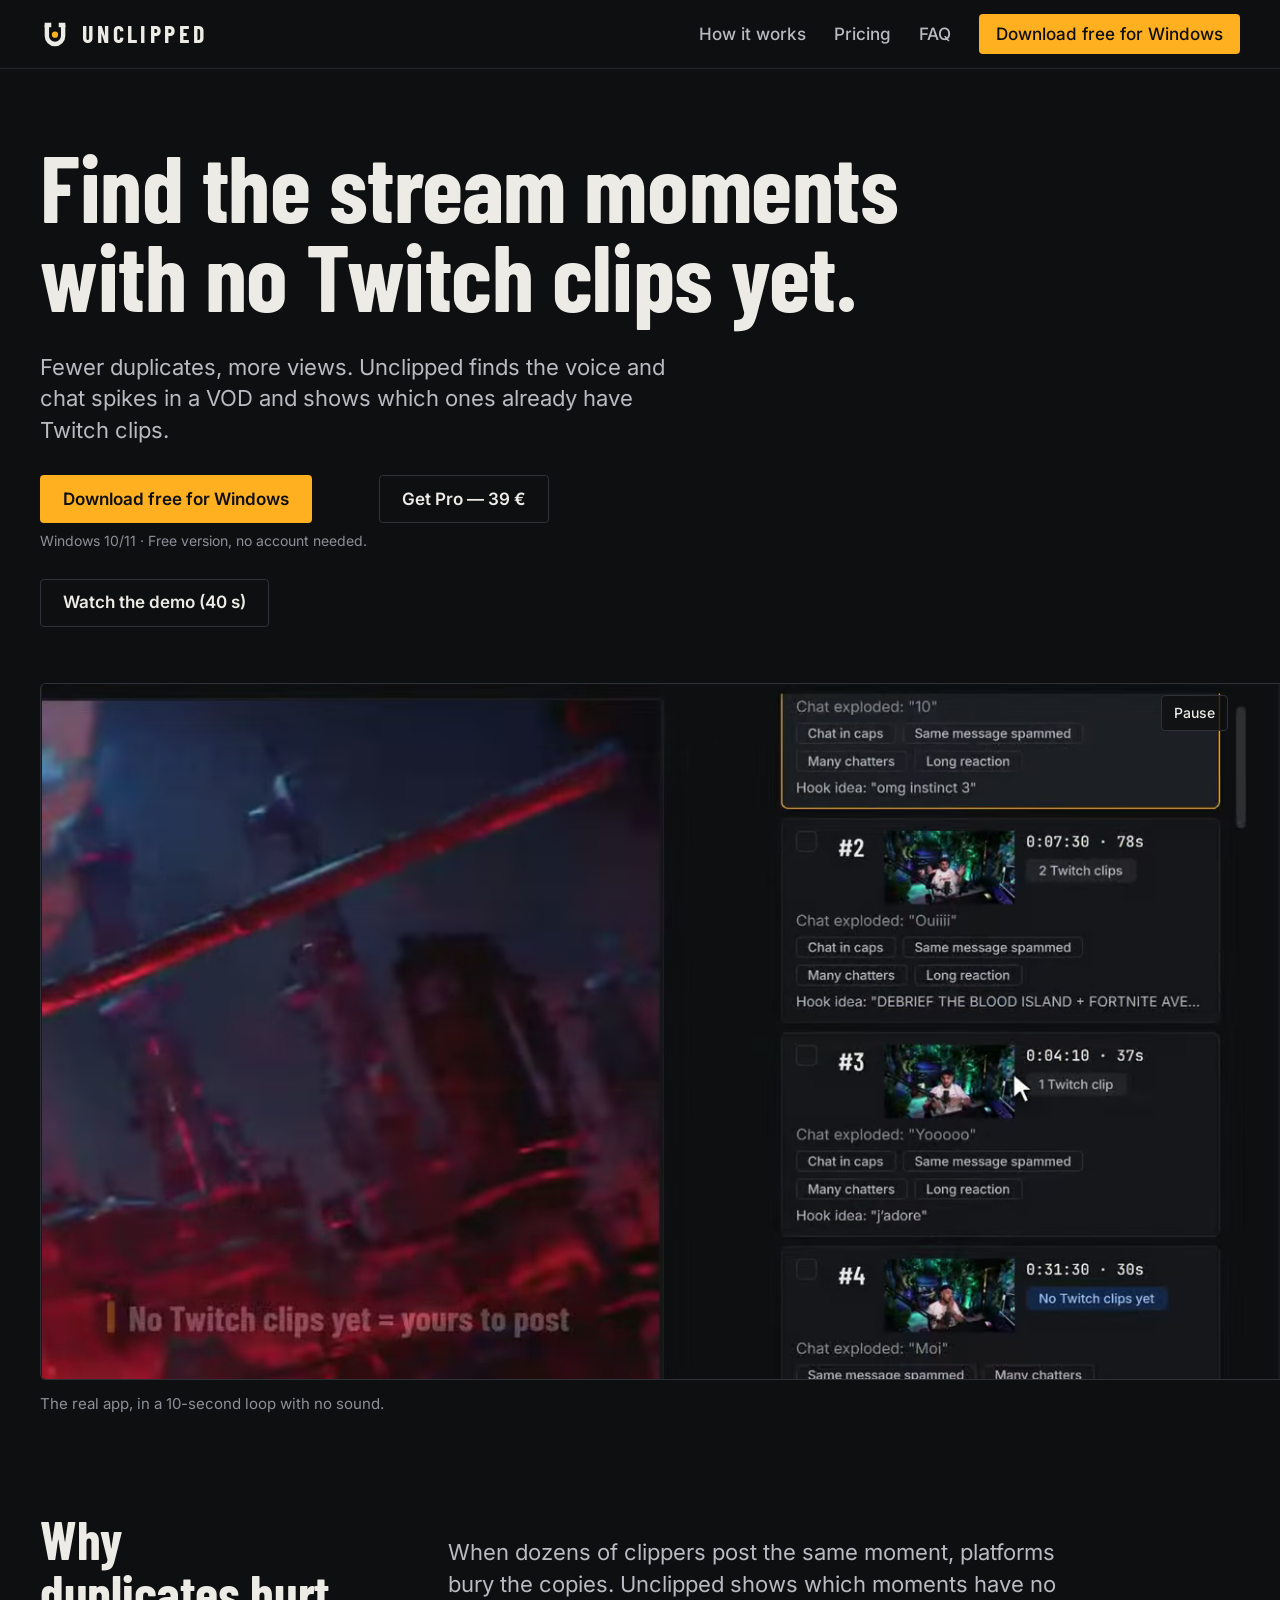
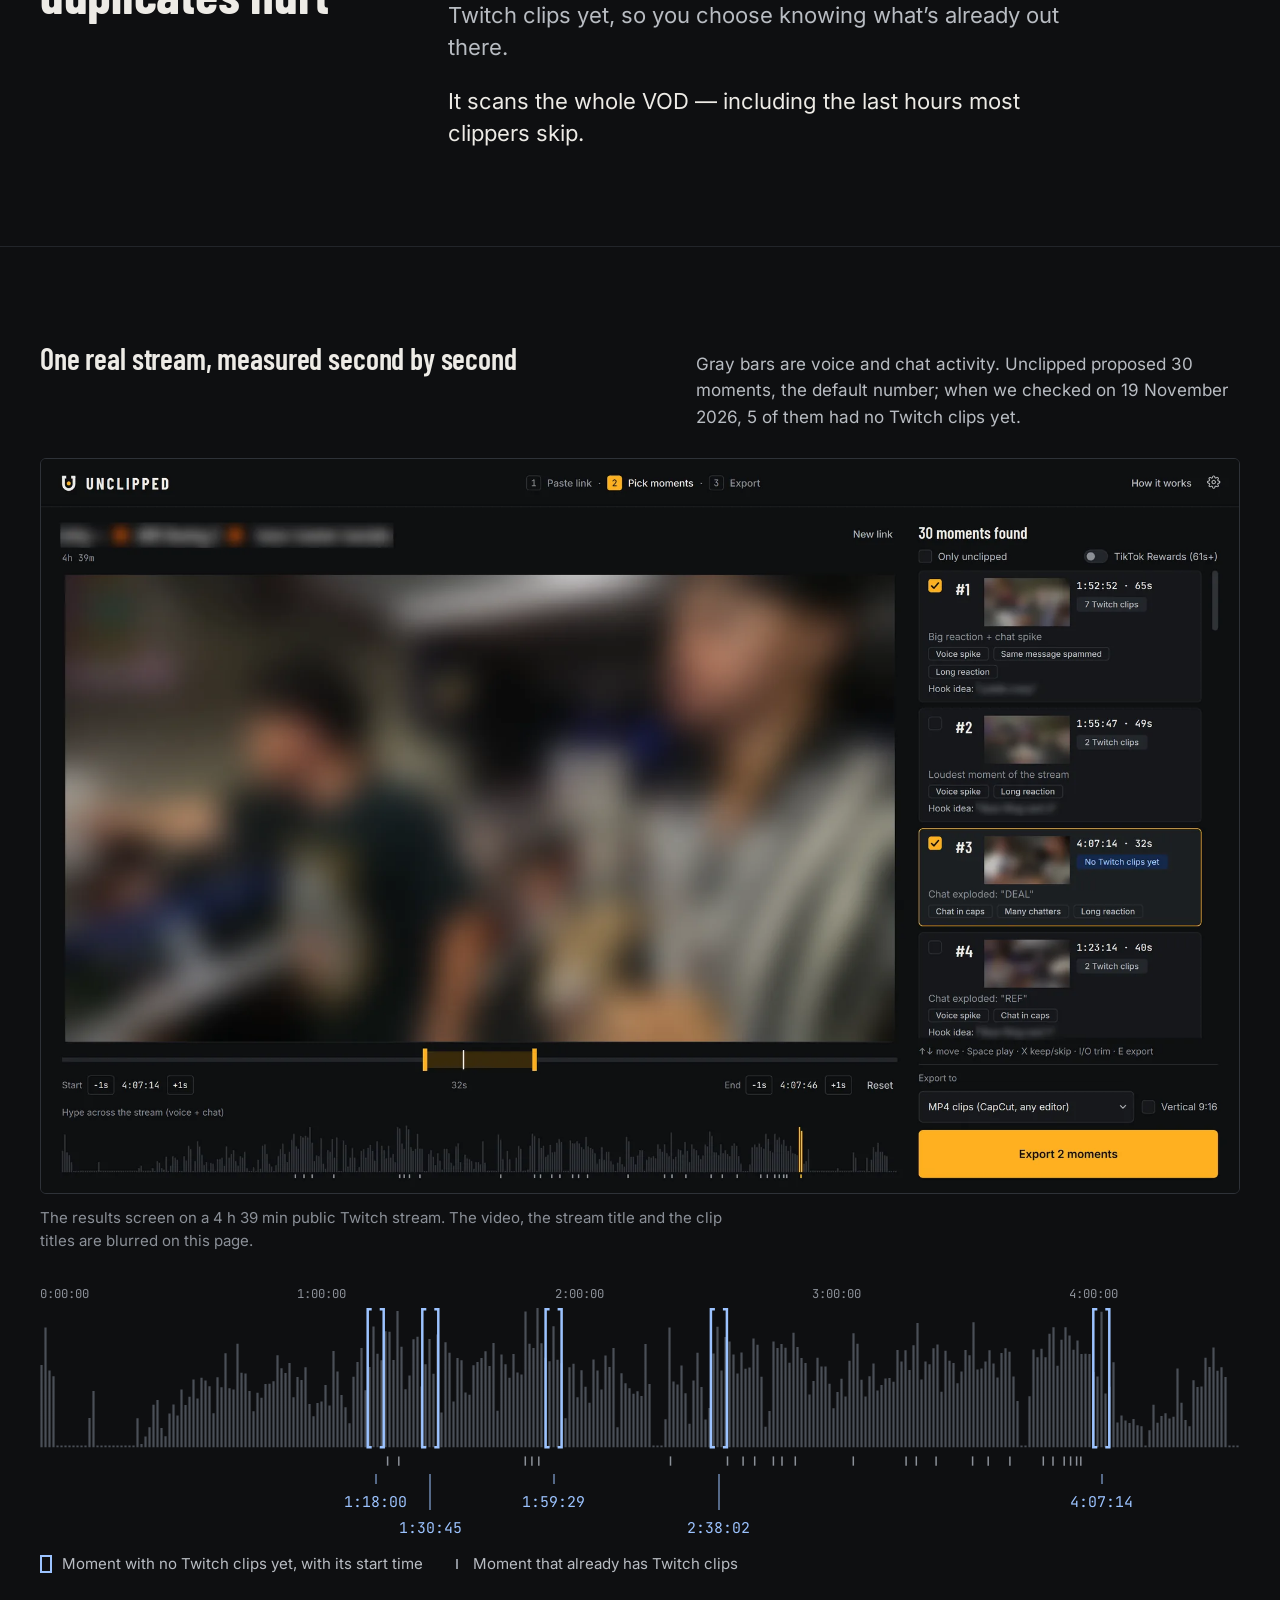
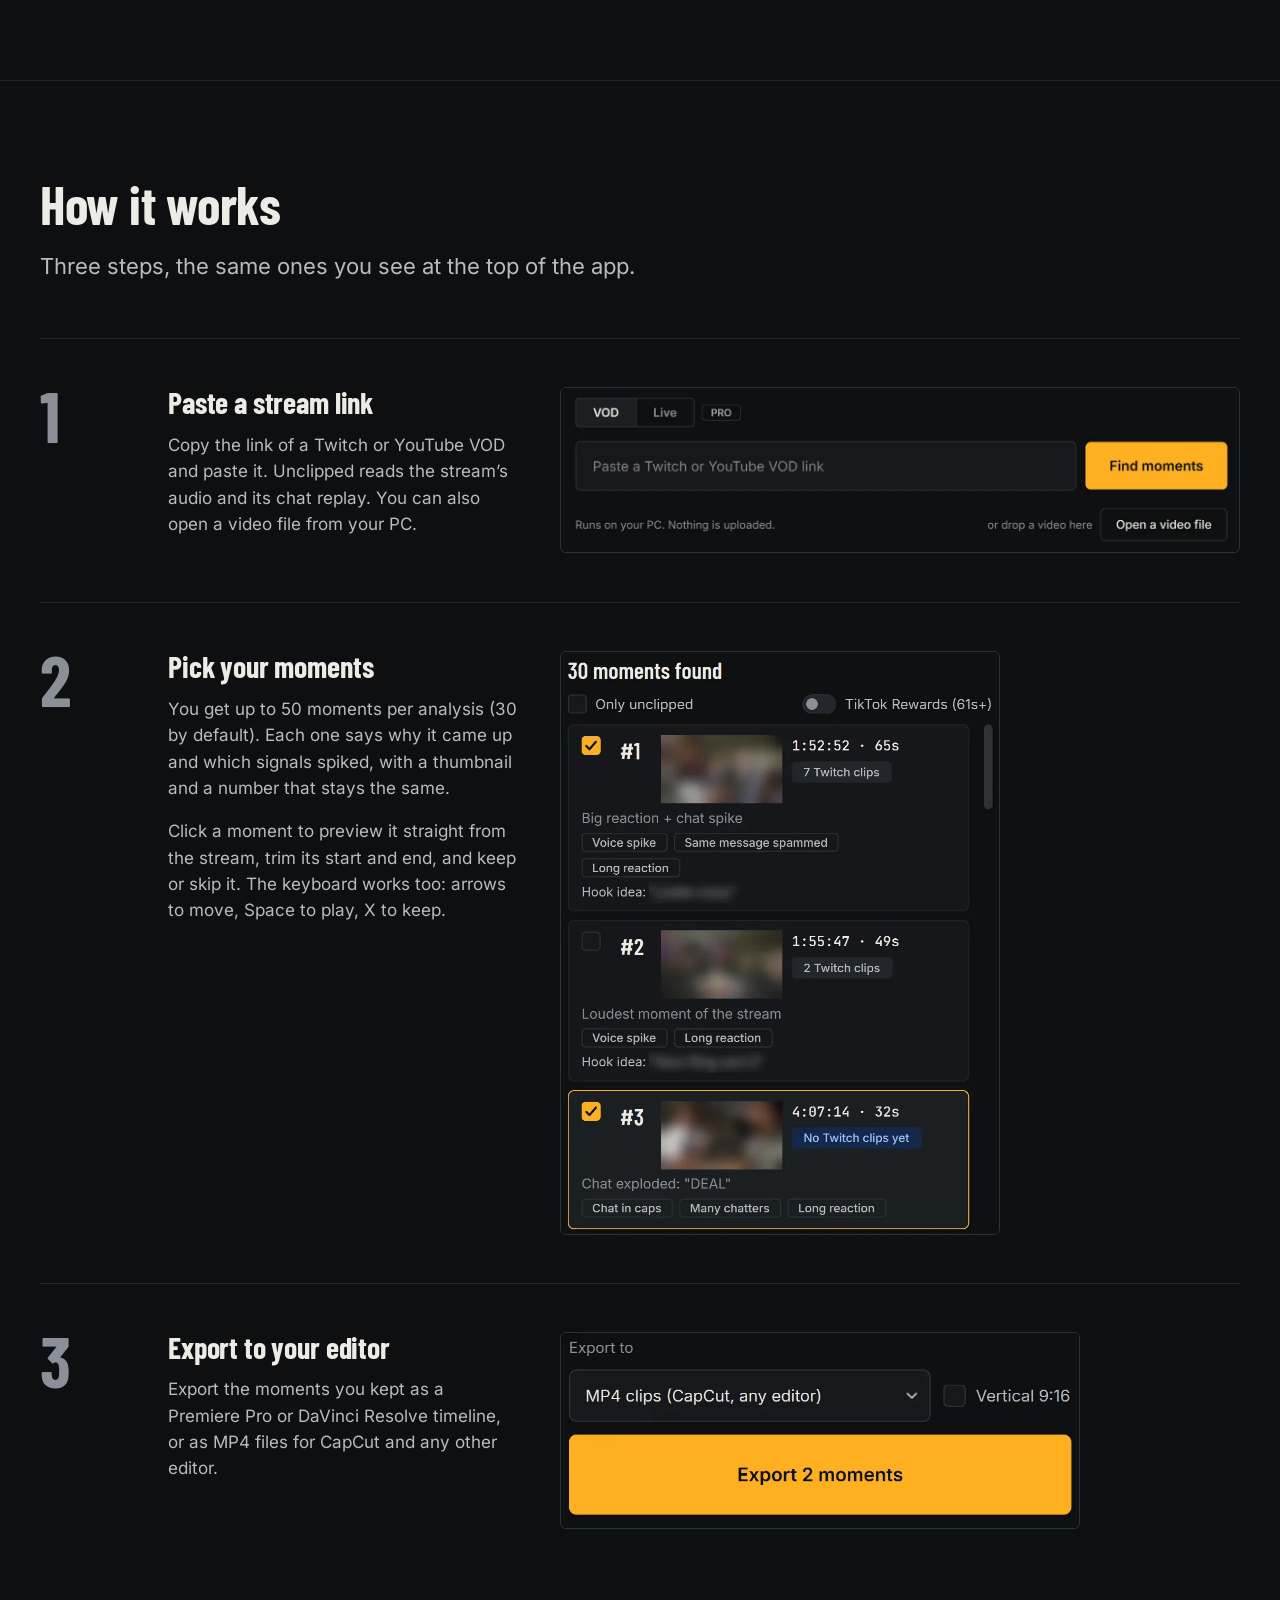
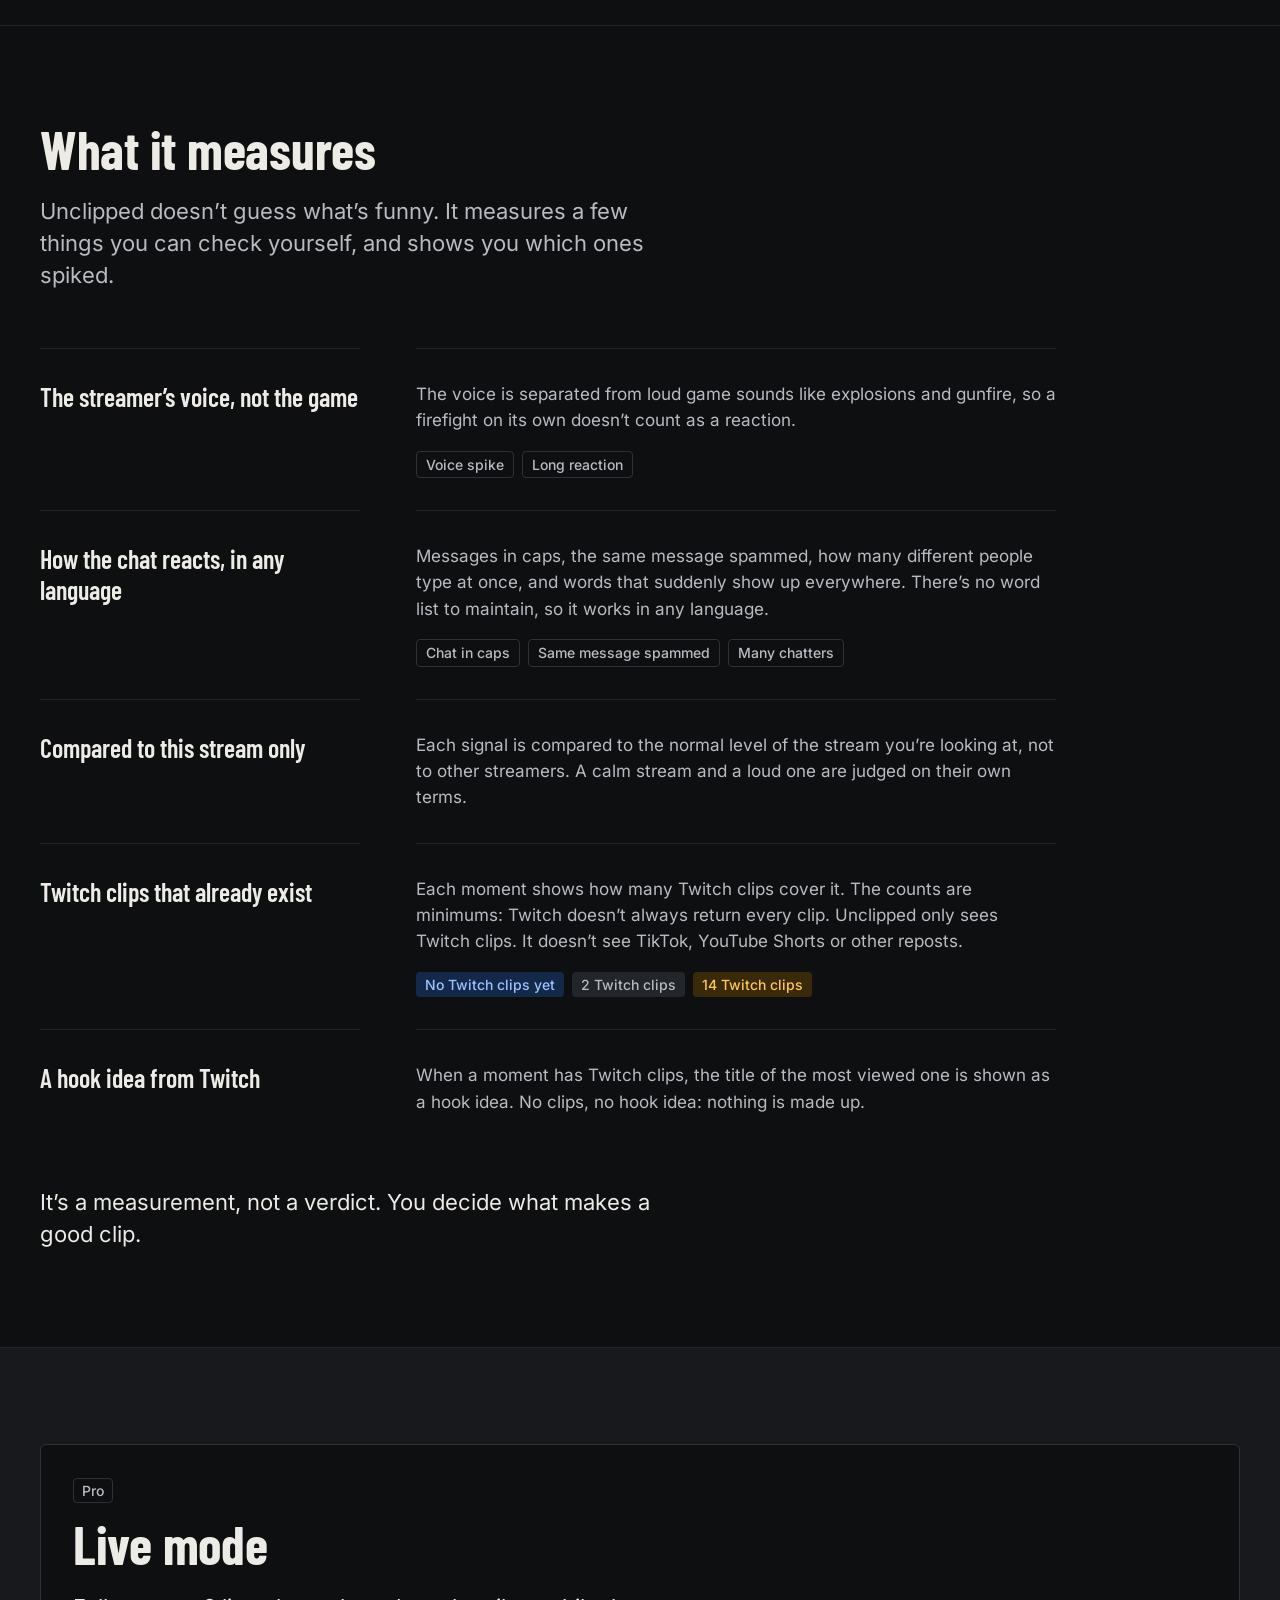
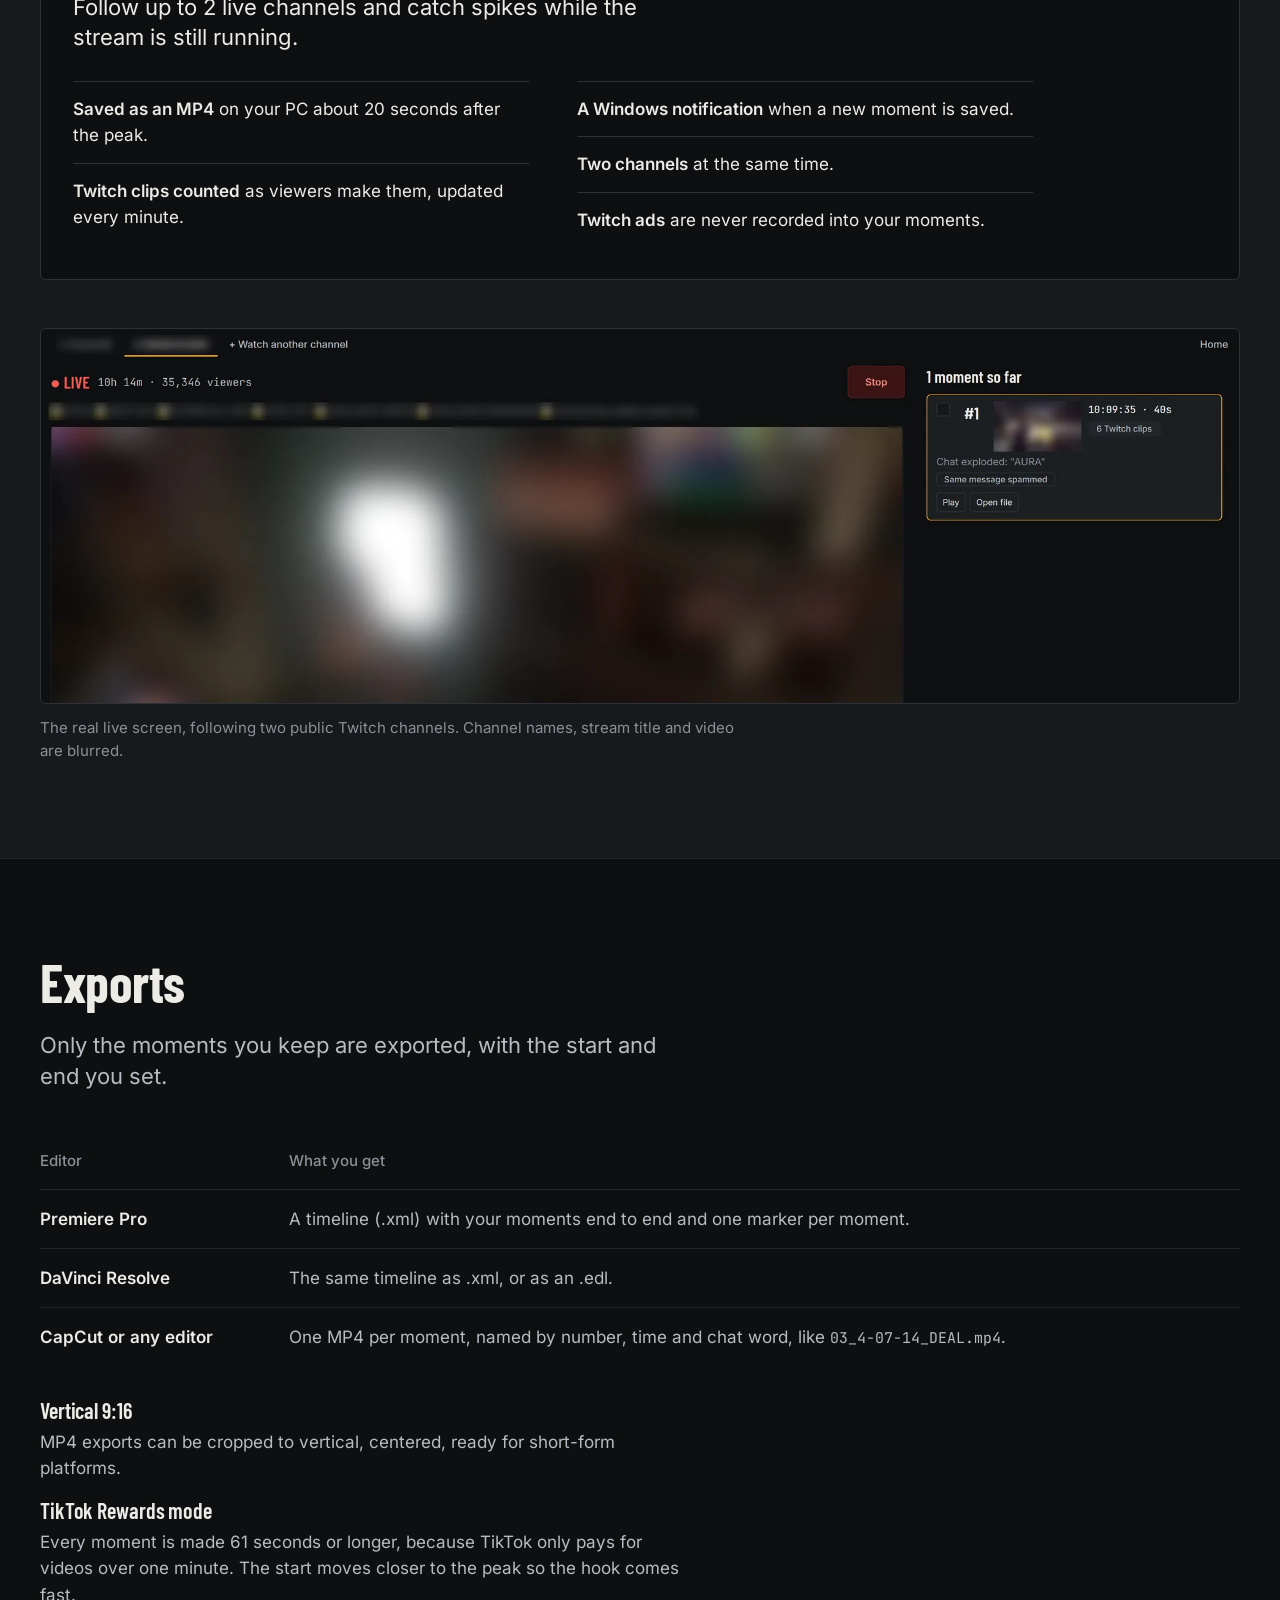
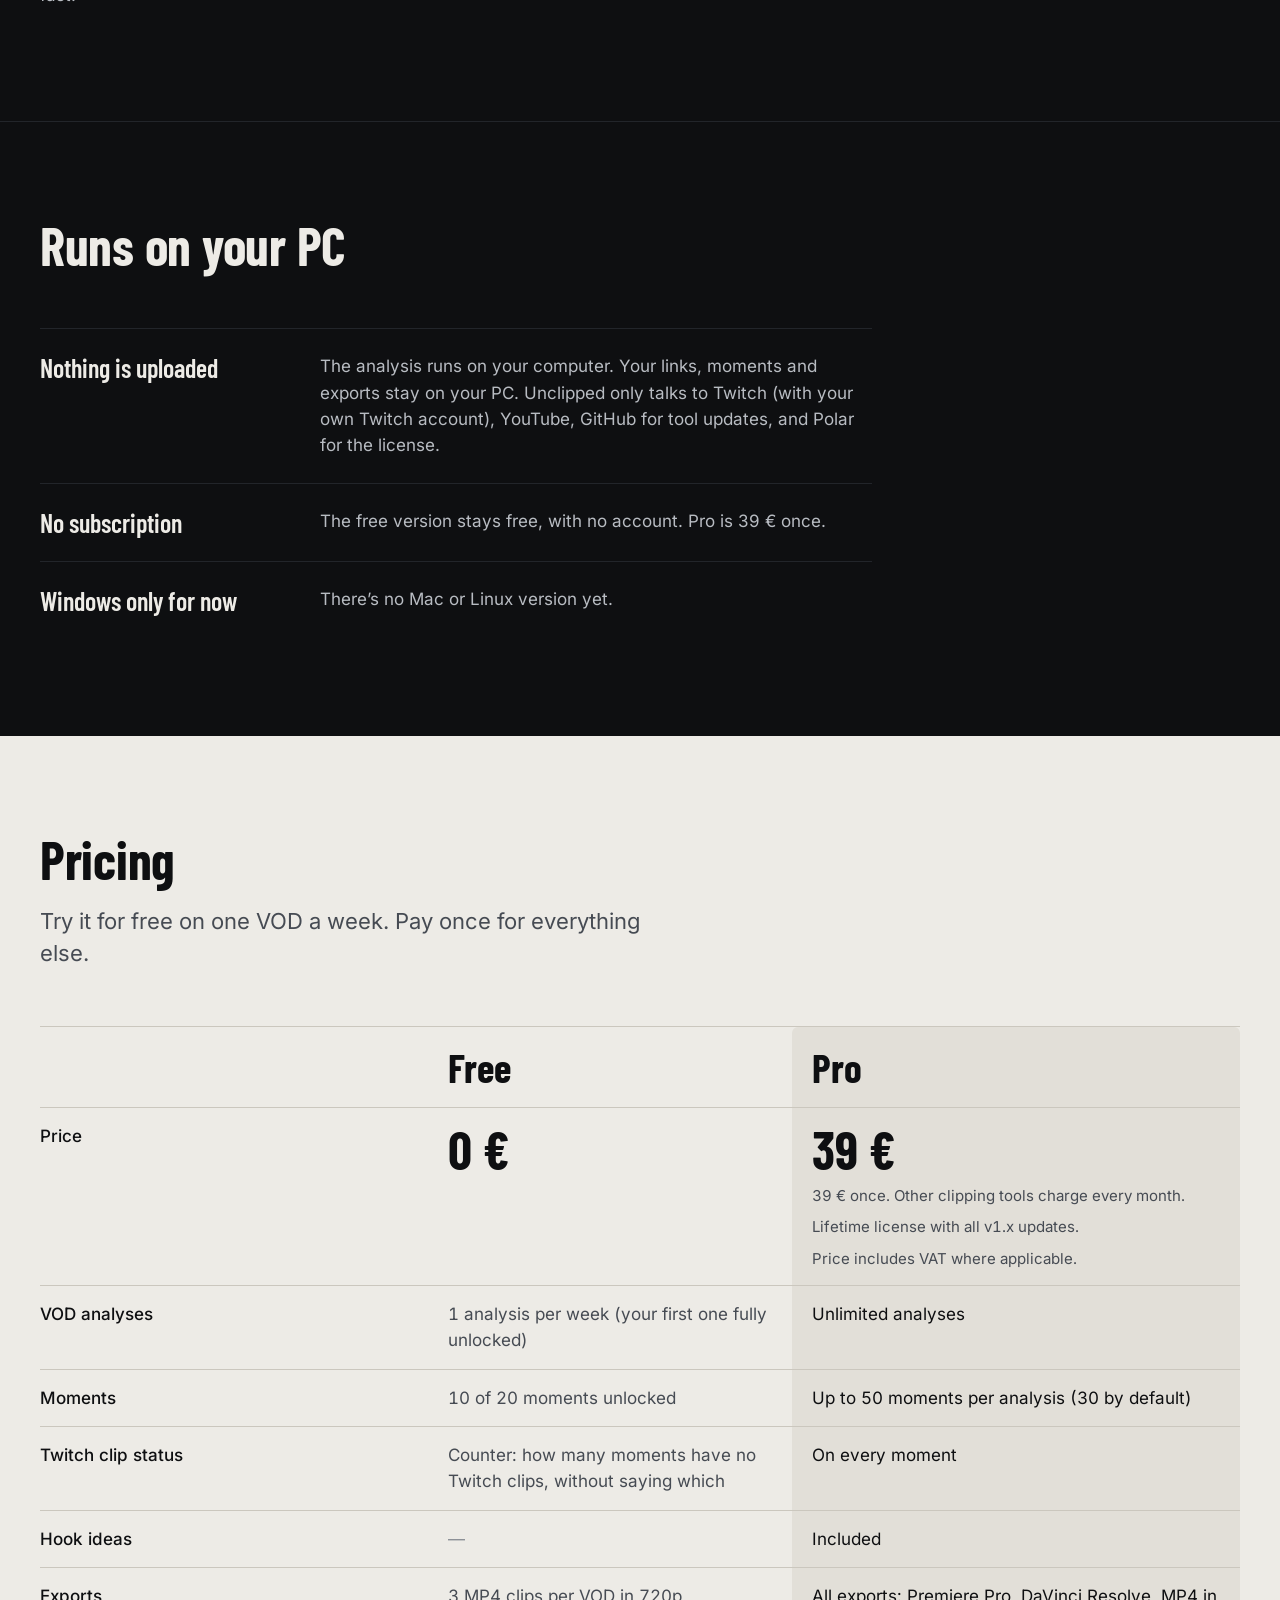
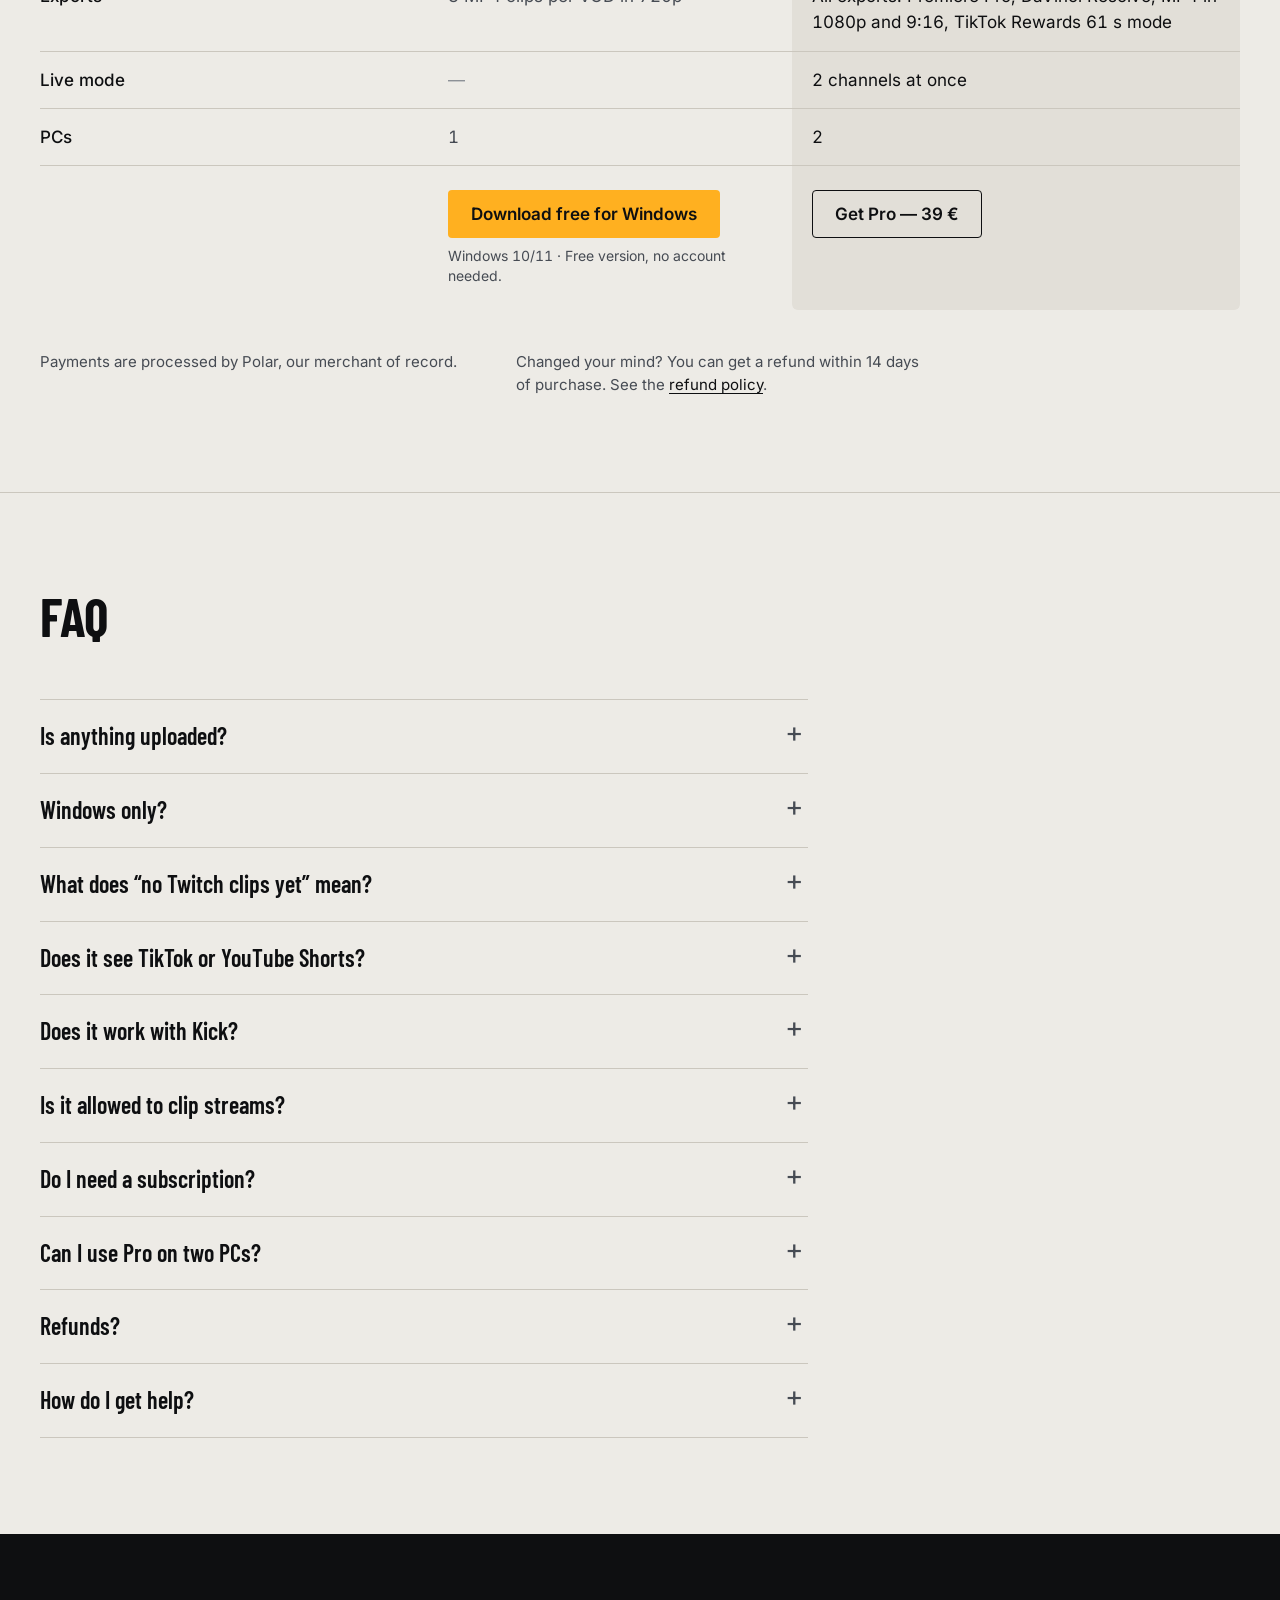
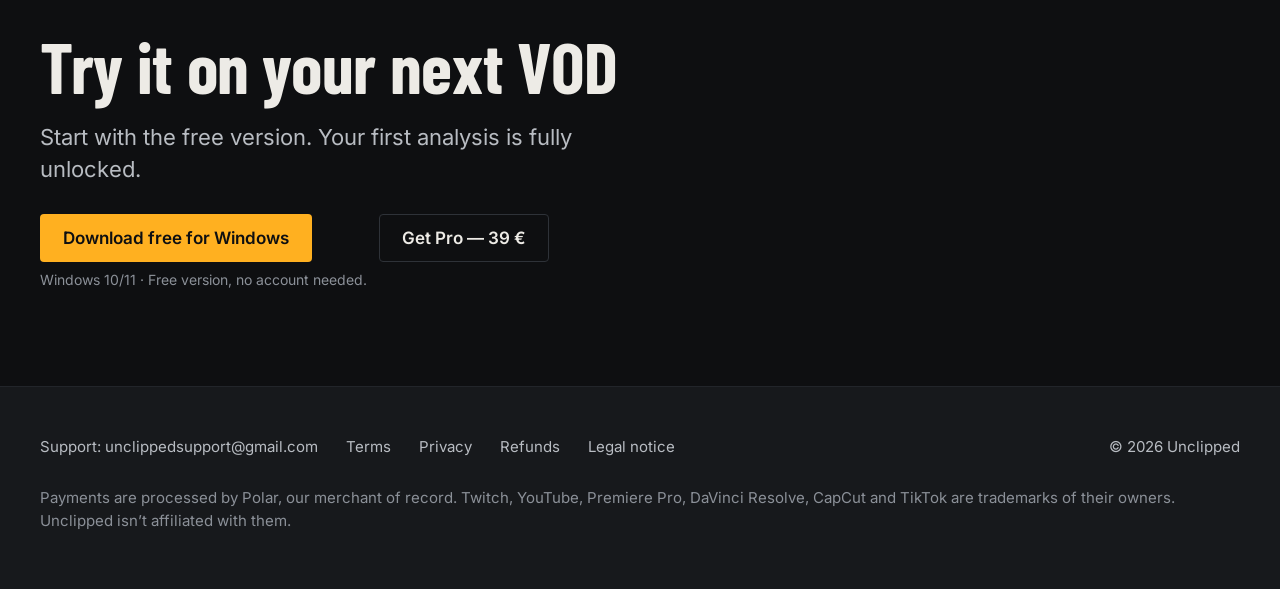
<file: index.html>
<!doctype html>
<html lang="en">
<head>
<meta charset="utf-8">
<meta name="viewport" content="width=device-width, initial-scale=1">
<title>Unclipped: Twitch clipping tool to find VOD moments with no clips yet</title>
<meta name="description" content="Twitch clipping tool for Windows. Find the VOD moments with no Twitch clips yet, from Just Chatting to GTA 6 streams, then export them to Premiere Pro, DaVinci Resolve or CapCut. Free version available.">
<link rel="canonical" href="https://mohamedjennane53-design.github.io/unclipped/">
<meta name="theme-color" content="#0E0F11">
<meta property="og:type" content="website">
<meta property="og:site_name" content="Unclipped">
<meta property="og:title" content="Unclipped: Twitch clipping tool to find VOD moments with no clips yet">
<meta property="og:description" content="Twitch clipping tool for Windows. Find the VOD moments with no Twitch clips yet, from Just Chatting to GTA 6 streams, then export them to Premiere Pro, DaVinci Resolve or CapCut. Free version available.">
<meta property="og:url" content="https://mohamedjennane53-design.github.io/unclipped/">
<meta property="og:image" content="https://mohamedjennane53-design.github.io/unclipped/assets/img/og.png">
<meta property="og:image:width" content="1200">
<meta property="og:image:height" content="630">
<meta property="og:image:alt" content="The Unclipped home screen: Find the stream moments with no Twitch clips yet.">
<meta name="twitter:card" content="summary_large_image">
<meta name="twitter:title" content="Unclipped: Twitch clipping tool to find VOD moments with no clips yet">
<meta name="twitter:description" content="Twitch clipping tool for Windows. Find the VOD moments with no Twitch clips yet, from Just Chatting to GTA 6 streams, then export them to Premiere Pro, DaVinci Resolve or CapCut. Free version available.">
<meta name="twitter:image" content="https://mohamedjennane53-design.github.io/unclipped/assets/img/og.png">
<link rel="icon" href="favicon.ico" sizes="any">
<link rel="icon" href="favicon.svg" type="image/svg+xml">
<link rel="apple-touch-icon" href="assets/img/apple-touch-icon.png">
<link rel="preload" href="assets/fonts/BarlowCondensed-Bold.woff2" as="font" type="font/woff2" crossorigin>
<link rel="preload" href="assets/fonts/Inter-Regular.woff2" as="font" type="font/woff2" crossorigin>
<link rel="stylesheet" href="assets/style.css">
</head>
<body>
<a class="skip" href="#main">Skip to content</a>

<header class="site-header">
  <div class="wrap">
    <a class="brand" href="./" aria-label="Unclipped home">
      <svg viewBox="0 0 48 48" aria-hidden="true"><path d="M11 9V27a13 13 0 0 0 26 0V9" fill="none" stroke="#EDEBE6" stroke-width="7"/><path d="M7.5 9.5H18M30 9.5H40.5" stroke="#EDEBE6" stroke-width="7"/><circle cx="24" cy="25" r="5" fill="#FFB020"/></svg>
      <span class="wordmark" translate="no">UNCLIPPED</span>
    </a>
    <nav class="nav" aria-label="Main">
      <a href="#how-it-works">How it works</a>
      <a href="#pricing">Pricing</a>
      <a href="#faq">FAQ</a>
      <a class="btn btn-primary" href="#download-link">Download free for Windows</a>
    </nav>
    <details class="menu">
      <summary>Menu</summary>
      <nav class="menu-panel" aria-label="Main">
        <a href="#how-it-works">How it works</a>
        <a href="#pricing">Pricing</a>
        <a href="#faq">FAQ</a>
        <a href="#checkout-link">Get Pro — 39 €</a>
      </nav>
    </details>
  </div>
</header>

<main id="main">

  <section class="hero" aria-labelledby="hero-title">
    <div class="wrap">
      <h1 id="hero-title">Find the stream moments with no Twitch clips yet.</h1>
      <div class="hero-body">
        <p>Fewer duplicates, more views. Unclipped finds the voice and chat spikes in a VOD and shows which ones already have Twitch clips.</p>
        <div class="hero-actions">
          <div class="cta-main">
            <a class="btn btn-primary" href="#download-link">Download free for Windows</a>
            <p class="cta-note">Windows 10/11 · Free version, no account needed.</p>
          </div>
          <a class="btn btn-secondary" href="#checkout-link">Get Pro — 39 €</a>
        </div>
        <a class="btn btn-secondary btn-demo" href="assets/video/demo-40s.mp4" data-demo aria-haspopup="dialog">Watch the demo (40 s)</a>
      </div>
      <figure class="hero-video">
        <video class="hero-loop" autoplay muted loop playsinline preload="none" width="1280" height="720"
               poster="assets/img/hero-poster.jpg"
               aria-label="10-second loop of the Unclipped app: a VOD link is pasted, moments appear, one is marked No Twitch clips yet, then it is exported.">
          <source data-src="assets/video/hero-loop.webm" type="video/webm">
          <source data-src="assets/video/hero-loop.mp4" type="video/mp4">
        </video>
        <button class="loop-toggle" type="button" aria-pressed="false" hidden>Pause</button>
        <figcaption>The real app, in a 10-second loop with no sound.</figcaption>
      </figure>
    </div>
  </section>

  <section class="section why" id="why" aria-labelledby="why-title">
    <div class="wrap why-grid">
      <h2 id="why-title">Why duplicates hurt</h2>
      <div>
        <p>When dozens of clippers post the same moment, platforms bury the copies. Unclipped shows which moments have no Twitch clips yet, so you choose knowing what’s already out there.</p>
        <p>It scans the whole VOD — including the last hours most clippers skip.</p>
      </div>
    </div>
  </section>

  <section class="section proof" aria-labelledby="curve-title">
    <div class="wrap">
      <figure class="curve" aria-labelledby="curve-title">
        <div class="curve-head">
          <h2 id="curve-title">One real stream, measured second by second</h2>
          <p>Gray bars are voice and chat activity. Unclipped proposed 30 moments, the default number; when we checked on 19 November 2026, 5 of them had no Twitch clips yet.</p>
        </div>
        <div class="shot proof-shot">
          <picture>
            <source srcset="assets/img/results.webp" type="image/webp">
            <img src="assets/img/results.png" width="2000" height="1225" loading="lazy" decoding="async"
                 alt="The Unclipped results screen. On the right, a list of 30 moments, the default number; moment #3 at 4:07:14 is selected and marked No Twitch clips yet, the others show 7 and 2 Twitch clips. Each card shows why the moment came up, such as Chat exploded: DEAL, and tags like Chat in caps and Many chatters. On the left, the video preview, a trim bar from 4:07:14 to 4:07:46, and the hype curve of the whole stream.">
          </picture>
          <p class="proof-caption">The results screen on a 4 h 39 min public Twitch stream. The video, the stream title and the clip titles are blurred on this page.</p>
        </div>
        <div class="curve-plot">
<svg class="curve-svg" viewBox="0 0 1200 138" preserveAspectRatio="none" aria-hidden="true" focusable="false"><path class="curve-bars" d="M1.5 120v-70.9M5.5 120v-103.1M9.5 120v-66.1M13.5 120v-61.1M17.5 120v-1.5M21.5 120v-1.5M25.5 120v-1.5M29.5 120v-1.5M33.5 120v-1.5M37.5 120v-1.5M41.5 120v-1.5M45.5 120v-1.5M49.5 120v-25.2M53.5 120v-48.4M57.5 120v-1.5M61.5 120v-1.5M65.5 120v-1.5M69.5 120v-1.5M73.5 120v-1.5M77.5 120v-1.5M81.5 120v-1.5M85.5 120v-1.5M89.5 120v-1.5M93.5 120v-1.5M97.5 120v-24.9M101.5 120v-2.6M105.5 120v-9.2M109.5 120v-17.1M113.5 120v-36.6M117.5 120v-40.7M121.5 120v-16.4M125.5 120v-9.4M129.5 120v-28.9M133.5 120v-36.8M137.5 120v-27.2M141.5 120v-49.7M145.5 120v-36.3M149.5 120v-43.4M153.5 120v-58.4M157.5 120v-41.9M161.5 120v-59.8M165.5 120v-57.5M169.5 120v-52.6M173.5 120v-29.2M177.5 120v-60.2M181.5 120v-51.7M185.5 120v-80.9M189.5 120v-50.7M193.5 120v-49.7M197.5 120v-89.2M201.5 120v-64.2M205.5 120v-63.5M209.5 120v-48.4M213.5 120v-31.0M217.5 120v-46.9M221.5 120v-42.5M225.5 120v-54.4M229.5 120v-54.6M233.5 120v-56.8M237.5 120v-79.2M241.5 120v-68.1M245.5 120v-63.9M249.5 120v-72.5M253.5 120v-43.1M257.5 120v-60.4M261.5 120v-58.0M265.5 120v-69.0M269.5 120v-37.3M273.5 120v-26.7M277.5 120v-38.0M281.5 120v-39.4M285.5 120v-53.6M289.5 120v-35.8M293.5 120v-83.0M297.5 120v-65.3M301.5 120v-45.0M305.5 120v-34.4M309.5 120v-20.6M313.5 120v-60.8M317.5 120v-73.4M321.5 120v-85.5M325.5 120v-49.0M329.5 120v-69.1M333.5 120v-104.0M337.5 120v-80.6M341.5 120v-75.0M345.5 120v-99.9M349.5 120v-99.5M353.5 120v-75.1M357.5 120v-117.5M361.5 120v-86.5M365.5 120v-50.0M369.5 120v-61.7M373.5 120v-93.1M377.5 120v-95.3M381.5 120v-52.4M385.5 120v-71.4M389.5 120v-93.3M393.5 120v-63.3M397.5 120v-97.2M401.5 120v-29.8M405.5 120v-90.5M409.5 120v-81.5M413.5 120v-39.4M417.5 120v-76.9M421.5 120v-75.0M425.5 120v-47.1M429.5 120v-45.1M433.5 120v-70.7M437.5 120v-73.5M441.5 120v-76.9M445.5 120v-82.7M449.5 120v-69.9M453.5 120v-89.8M457.5 120v-31.4M461.5 120v-79.9M465.5 120v-71.5M469.5 120v-59.8M473.5 120v-80.3M477.5 120v-64.3M481.5 120v-62.7M485.5 120v-117.0M489.5 120v-89.2M493.5 120v-85.4M497.5 120v-120.0M501.5 120v-89.6M505.5 120v-77.0M509.5 120v-74.1M513.5 120v-104.2M517.5 120v-75.3M521.5 120v-72.3M525.5 120v-25.0M529.5 120v-69.0M533.5 120v-72.0M537.5 120v-43.0M541.5 120v-66.4M545.5 120v-52.1M549.5 120v-38.2M553.5 120v-75.5M557.5 120v-66.1M561.5 120v-49.6M565.5 120v-79.0M569.5 120v-69.1M573.5 120v-85.4M577.5 120v-17.1M581.5 120v-63.8M585.5 120v-55.1M589.5 120v-50.7M593.5 120v-46.0M597.5 120v-48.3M601.5 120v-44.2M605.5 120v-88.9M609.5 120v-54.5M613.5 120v-1.5M617.5 120v-1.5M621.5 120v-1.5M625.5 120v-24.0M629.5 120v-103.1M633.5 120v-56.7M637.5 120v-54.1M641.5 120v-70.3M645.5 120v-46.4M649.5 120v-20.1M653.5 120v-57.4M657.5 120v-81.3M661.5 120v-51.8M665.5 120v-23.9M669.5 120v-33.7M673.5 120v-80.8M677.5 120v-103.9M681.5 120v-66.0M685.5 120v-95.0M689.5 120v-91.1M693.5 120v-80.0M697.5 120v-63.6M701.5 120v-81.7M705.5 120v-67.6M709.5 120v-68.7M713.5 120v-93.8M717.5 120v-88.3M721.5 120v-60.8M725.5 120v-17.5M729.5 120v-31.1M733.5 120v-91.2M737.5 120v-85.5M741.5 120v-88.9M745.5 120v-85.7M749.5 120v-72.8M753.5 120v-98.6M757.5 120v-86.3M761.5 120v-76.8M765.5 120v-72.5M769.5 120v-45.3M773.5 120v-57.0M777.5 120v-77.0M781.5 120v-69.5M785.5 120v-69.6M789.5 120v-54.7M793.5 120v-33.5M797.5 120v-47.5M801.5 120v-58.9M805.5 120v-43.6M809.5 120v-74.5M813.5 120v-98.3M817.5 120v-89.2M821.5 120v-58.2M825.5 120v-43.7M829.5 120v-61.1M833.5 120v-72.2M837.5 120v-48.9M841.5 120v-53.5M845.5 120v-59.3M849.5 120v-59.6M853.5 120v-56.3M857.5 120v-83.8M861.5 120v-73.9M865.5 120v-83.5M869.5 120v-66.6M873.5 120v-87.9M877.5 120v-107.0M881.5 120v-58.3M885.5 120v-73.9M889.5 120v-71.4M893.5 120v-85.2M897.5 120v-88.6M901.5 120v-47.8M905.5 120v-83.1M909.5 120v-74.4M913.5 120v-72.5M917.5 120v-55.0M921.5 120v-65.2M925.5 120v-83.8M929.5 120v-79.2M933.5 120v-107.7M937.5 120v-67.0M941.5 120v-67.9M945.5 120v-73.8M949.5 120v-83.6M953.5 120v-72.2M957.5 120v-60.0M961.5 120v-81.1M965.5 120v-85.3M969.5 120v-82.2M973.5 120v-60.9M977.5 120v-39.8M981.5 120v-1.5M985.5 120v-1.5M989.5 120v-43.8M993.5 120v-84.1M997.5 120v-77.5M1001.5 120v-84.9M1005.5 120v-77.5M1009.5 120v-97.7M1013.5 120v-103.3M1017.5 120v-70.1M1021.5 120v-92.6M1025.5 120v-103.3M1029.5 120v-96.3M1033.5 120v-84.0M1037.5 120v-91.9M1041.5 120v-80.3M1045.5 120v-80.6M1049.5 120v-80.3M1053.5 120v-64.7M1057.5 120v-61.0M1061.5 120v-116.7M1065.5 120v-46.3M1069.5 120v-52.0M1073.5 120v-73.3M1077.5 120v-21.3M1081.5 120v-27.3M1085.5 120v-23.0M1089.5 120v-20.8M1093.5 120v-24.2M1097.5 120v-18.8M1101.5 120v-18.1M1105.5 120v-1.5M1109.5 120v-14.5M1113.5 120v-36.6M1117.5 120v-21.0M1121.5 120v-26.8M1125.5 120v-29.3M1129.5 120v-24.8M1133.5 120v-26.1M1137.5 120v-67.9M1141.5 120v-38.2M1145.5 120v-23.4M1149.5 120v-18.1M1153.5 120v-57.6M1157.5 120v-51.8M1161.5 120v-52.4M1165.5 120v-77.1M1169.5 120v-69.1M1173.5 120v-85.9M1177.5 120v-65.9M1181.5 120v-69.0M1185.5 120v-60.4M1189.5 120v-1.5M1193.5 120v-1.5M1197.5 120v-1.5"/><g class="curve-ticks"><path d="M485.3 128v8"/><path d="M498.8 128v8"/><path d="M358.8 128v8"/><path d="M1013.0 128v8"/><path d="M876.3 128v8"/><path d="M347.6 128v8"/><path d="M1024.2 128v8"/><path d="M932.6 128v8"/><path d="M714.7 128v8"/><path d="M1030.6 128v8"/><path d="M755.3 128v8"/><path d="M687.5 128v8"/><path d="M896.1 128v8"/><path d="M630.5 128v8"/><path d="M742.0 128v8"/><path d="M733.4 128v8"/><path d="M813.3 128v8"/><path d="M1036.6 128v8"/><path d="M866.1 128v8"/><path d="M1003.3 128v8"/><path d="M969.9 128v8"/><path d="M491.9 128v8"/><path d="M948.2 128v8"/><path d="M703.1 128v8"/><path d="M1040.8 128v8"/></g><g class="curve-marks"><path d="M331.7 1h-4v119h4M339.7 1h4v119h-4"/><path d="M386.3 1h-4v119h4M394.3 1h4v119h-4"/><path d="M509.6 1h-4v119h4M517.6 1h4v119h-4"/><path d="M674.9 1h-4v119h4M682.9 1h4v119h-4"/><path d="M1057.3 1h-4v119h4M1065.3 1h4v119h-4"/></g></svg>
<ol class="curve-labels" aria-label="Moments with no Twitch clips yet"><li style="--x:27.98%" class=""><span class="tc" translate="no">1:18:00</span></li><li style="--x:32.54%" class="low"><span class="tc" translate="no">1:30:45</span></li><li style="--x:42.81%" class=""><span class="tc" translate="no">1:59:29</span></li><li style="--x:56.58%" class="low"><span class="tc" translate="no">2:38:02</span></li><li style="--x:88.46%" class=""><span class="tc" translate="no">4:07:14</span></li></ol>
<ol class="curve-axis" aria-hidden="true"><li style="--x:0.00%"><span class="tc" translate="no">0:00:00</span></li><li style="--x:21.44%"><span class="tc" translate="no">1:00:00</span></li><li style="--x:42.88%"><span class="tc" translate="no">2:00:00</span></li><li style="--x:64.32%"><span class="tc" translate="no">3:00:00</span></li><li style="--x:85.76%"><span class="tc" translate="no">4:00:00</span></li></ol>
        </div>
        <ul class="curve-legend">
          <li><span class="key-bracket" aria-hidden="true"></span>Moment with no Twitch clips yet, with its start time</li>
          <li><span class="key-tick" aria-hidden="true"></span>Moment that already has Twitch clips</li>
        </ul>
      </figure>
    </div>
  </section>

  <section class="section" id="how-it-works" aria-labelledby="how-title">
    <div class="wrap">
      <div class="section-head">
        <h2 id="how-title">How it works</h2>
        <p>Three steps, the same ones you see at the top of the app.</p>
      </div>
      <ol class="steps">
        <li class="step">
          <span class="step-n" aria-hidden="true">1</span>
          <div>
            <h3>Paste a stream link</h3>
            <p>Copy the link of a Twitch or YouTube VOD and paste it. Unclipped reads the stream’s audio and its chat replay. You can also open a video file from your PC.</p>
          </div>
          <figure class="shot">
            <picture>
              <source srcset="assets/img/step-paste.webp" type="image/webp">
              <img src="assets/img/step-paste.png" width="1400" height="338" loading="lazy" decoding="async"
                   alt="The Unclipped home screen: a VOD or Live switch, a field that says Paste a Twitch or YouTube VOD link, a Find moments button, and the line Runs on your PC. Nothing is uploaded.">
            </picture>
          </figure>
        </li>
        <li class="step step-pick">
          <span class="step-n" aria-hidden="true">2</span>
          <div>
            <h3>Pick your moments</h3>
            <p>You get up to 50 moments per analysis (30 by default). Each one says why it came up and which signals spiked, with a thumbnail and a number that stays the same.</p>
            <p>Click a moment to preview it straight from the stream, trim its start and end, and keep or skip it. The keyboard works too: arrows to move, Space to play, X to keep.</p>
          </div>
          <figure class="shot">
            <picture>
              <source srcset="assets/img/step-pick.webp" type="image/webp">
              <img src="assets/img/step-pick.png" width="829" height="1100" loading="lazy" decoding="async"
                   alt="The list of moments: #1 at 1:52:52 with 7 Twitch clips, #2 at 1:55:47 with 2 Twitch clips, #3 at 4:07:14 with No Twitch clips yet. Each card has a checkbox, a thumbnail, the reason, signal tags and, when there are clips, a hook idea (blurred here).">
            </picture>
          </figure>
        </li>
        <li class="step step-export">
          <span class="step-n" aria-hidden="true">3</span>
          <div>
            <h3>Export to your editor</h3>
            <p>Export the moments you kept as a Premiere Pro or DaVinci Resolve timeline, or as MP4 files for CapCut and any other editor.</p>
          </div>
          <figure class="shot">
            <picture>
              <source srcset="assets/img/step-export.webp" type="image/webp">
              <img src="assets/img/step-export.png" width="829" height="313" loading="lazy" decoding="async"
                   alt="The export panel: Export to MP4 clips (CapCut, any editor), a Vertical 9:16 checkbox and an Export 2 moments button.">
            </picture>
          </figure>
        </li>
      </ol>
    </div>
  </section>

  <section class="section" id="what-it-measures" aria-labelledby="measures-title">
    <div class="wrap">
      <div class="section-head">
        <h2 id="measures-title">What it measures</h2>
        <p>Unclipped doesn’t guess what’s funny. It measures a few things you can check yourself, and shows you which ones spiked.</p>
      </div>
      <dl class="measures">
        <dt>The streamer’s voice, not the game</dt>
        <dd>
          <p>The voice is separated from loud game sounds like explosions and gunfire, so a firefight on its own doesn’t count as a reaction.</p>
          <ul class="tags" aria-label="Voice signals"><li class="tag">Voice spike</li><li class="tag">Long reaction</li></ul>
        </dd>
        <dt>How the chat reacts, in any language</dt>
        <dd>
          <p>Messages in caps, the same message spammed, how many different people type at once, and words that suddenly show up everywhere. There’s no word list to maintain, so it works in any language.</p>
          <ul class="tags" aria-label="Chat signals"><li class="tag">Chat in caps</li><li class="tag">Same message spammed</li><li class="tag">Many chatters</li></ul>
        </dd>
        <dt>Compared to this stream only</dt>
        <dd>
          <p>Each signal is compared to the normal level of the stream you’re looking at, not to other streamers. A calm stream and a loud one are judged on their own terms.</p>
        </dd>
        <dt>Twitch clips that already exist</dt>
        <dd>
          <p>Each moment shows how many Twitch clips cover it. The counts are minimums: Twitch doesn’t always return every clip. Unclipped only sees Twitch clips. It doesn’t see TikTok, YouTube Shorts or other reposts.</p>
          <ul class="tags" aria-label="Clip statuses"><li class="status status-free">No Twitch clips yet</li><li class="status status-low">2 Twitch clips</li><li class="status status-crowded">14 Twitch clips</li></ul>
        </dd>
        <dt>A hook idea from Twitch</dt>
        <dd>
          <p>When a moment has Twitch clips, the title of the most viewed one is shown as a hook idea. No clips, no hook idea: nothing is made up.</p>
        </dd>
      </dl>
      <p class="measures-close">It’s a measurement, not a verdict. You decide what makes a good clip.</p>
    </div>
  </section>

  <section class="section live" id="live-mode" aria-labelledby="live-title">
    <div class="wrap live-grid">
      <div class="live-card">
        <p class="pro-badge">Pro</p>
        <h2 id="live-title">Live mode</h2>
        <p class="live-lead">Follow up to 2 live channels and catch spikes while the stream is still running.</p>
        <ul class="facts">
          <li><strong>Saved as an MP4</strong> on your PC about 20 seconds after the peak.</li>
          <li><strong>Twitch clips counted</strong> as viewers make them, updated every minute.</li>
          <li><strong>A Windows notification</strong> when a new moment is saved.</li>
          <li><strong>Two channels</strong> at the same time.</li>
          <li><strong>Twitch ads</strong> are never recorded into your moments.</li>
        </ul>
      </div>
      <figure class="shot">
        <picture>
          <source srcset="assets/img/live.webp" type="image/webp">
          <img src="assets/img/live.png" width="1955" height="610" loading="lazy" decoding="async"
               alt="The Unclipped live screen following two channels. The status line reads LIVE, 10h 14m, 35,346 viewers, with a Stop button. On the right, 1 moment so far: #1 at 10:09:35, 40 seconds, 6 Twitch clips, Chat exploded: AURA, with Play and Open file buttons. The video below is blurred.">
        </picture>
        <figcaption>The real live screen, following two public Twitch channels. Channel names, stream title and video are blurred.</figcaption>
      </figure>
    </div>
  </section>

  <section class="section" id="exports" aria-labelledby="exports-title">
    <div class="wrap">
      <div class="section-head">
        <h2 id="exports-title">Exports</h2>
        <p>Only the moments you keep are exported, with the start and end you set.</p>
      </div>
      <div class="table-scroll">
        <table>
          <thead><tr><th scope="col">Editor</th><th scope="col">What you get</th></tr></thead>
          <tbody>
            <tr><th scope="row">Premiere Pro</th><td>A timeline (.xml) with your moments end to end and one marker per moment.</td></tr>
            <tr><th scope="row">DaVinci Resolve</th><td>The same timeline as .xml, or as an .edl.</td></tr>
            <tr><th scope="row">CapCut or any editor</th><td>One MP4 per moment, named by number, time and chat word, like <span class="tc" translate="no">03_4-07-14_DEAL.mp4</span>.</td></tr>
          </tbody>
        </table>
      </div>
      <div class="options">
        <h3>Vertical 9:16</h3>
        <p>MP4 exports can be cropped to vertical, centered, ready for short-form platforms.</p>
        <h3>TikTok Rewards mode</h3>
        <p>Every moment is made 61 seconds or longer, because TikTok only pays for videos over one minute. The start moves closer to the peak so the hook comes fast.</p>
      </div>
    </div>
  </section>

  <section class="section" id="local" aria-labelledby="local-title">
    <div class="wrap">
      <div class="section-head">
        <h2 id="local-title">Runs on your PC</h2>
      </div>
      <ul class="local-list">
        <li><strong>Nothing is uploaded</strong><span>The analysis runs on your computer. Your links, moments and exports stay on your PC. Unclipped only talks to Twitch (with your own Twitch account), YouTube, GitHub for tool updates, and Polar for the license.</span></li>
        <li><strong>No subscription</strong><span>The free version stays free, with no account. Pro is 39 € once.</span></li>
        <li><strong>Windows only for now</strong><span>There’s no Mac or Linux version yet.</span></li>
      </ul>
    </div>
  </section>

  <div class="paper">
    <section class="section" id="pricing" aria-labelledby="pricing-title">
      <div class="wrap">
        <div class="section-head">
          <h2 id="pricing-title">Pricing</h2>
          <p>Try it for free on one VOD a week. Pay once for everything else.</p>
        </div>
        <div class="table-scroll">
          <!-- PRICES: Pro is 39 €. Also written in the "Get Pro — 39 €" buttons. -->
          <table class="pricing-table">
            <thead>
              <tr><th scope="col"><span class="sr-only">Feature</span></th><th scope="col">Free</th><th scope="col" class="col-pro">Pro</th></tr>
            </thead>
            <tbody>
              <tr><th scope="row">Price</th><td><span class="price">0 €</span></td><td class="col-pro"><span class="price">39 €</span><span class="price-was">39 € once. Other clipping tools charge every month.</span><span class="price-was">Lifetime license with all v1.x updates.</span><span class="price-was">Price includes VAT where applicable.</span></td></tr>
              <tr><th scope="row">VOD analyses</th><td>1 analysis per week (your first one fully unlocked)</td><td class="col-pro">Unlimited analyses</td></tr>
              <tr><th scope="row">Moments</th><td>10 of 20 moments unlocked</td><td class="col-pro">Up to 50 moments per analysis (30 by default)</td></tr>
              <tr><th scope="row">Twitch clip status</th><td>Counter: how many moments have no Twitch clips, without saying which</td><td class="col-pro">On every moment</td></tr>
              <tr><th scope="row">Hook ideas</th><td><span class="no" aria-hidden="true">—</span><span class="sr-only">Not included</span></td><td class="col-pro">Included</td></tr>
              <tr><th scope="row">Exports</th><td>3 MP4 clips per VOD in 720p</td><td class="col-pro">All exports: Premiere Pro, DaVinci Resolve, MP4 in 1080p and 9:16, TikTok Rewards 61 s mode</td></tr>
              <tr><th scope="row">Live mode</th><td><span class="no" aria-hidden="true">—</span><span class="sr-only">Not included</span></td><td class="col-pro">2 channels at once</td></tr>
              <tr><th scope="row">PCs</th><td>1</td><td class="col-pro">2</td></tr>
            </tbody>
            <tfoot>
              <tr><th scope="row"><span class="sr-only">Get it</span></th><td><a class="btn btn-primary" href="#download-link">Download free for Windows</a><p class="cta-note">Windows 10/11 · Free version, no account needed.</p></td><td class="col-pro"><a class="btn btn-secondary" href="#checkout-link">Get Pro — 39 €</a></td></tr>
            </tfoot>
          </table>
        </div>
        <div class="pricing-after">
          <p>Payments are processed by Polar, our merchant of record.</p>
          <p>Changed your mind? You can get a refund within 14 days of purchase. See the <a href="refund.html">refund policy</a>.</p>
        </div>
      </div>
    </section>

    <section class="section" id="faq" aria-labelledby="faq-title">
      <div class="wrap">
        <div class="section-head">
          <h2 id="faq-title">FAQ</h2>
        </div>
        <div class="faq">
          <details>
            <summary>Is anything uploaded?</summary>
            <div><p>No. The analysis runs on your PC, and your links, moments and exports stay there. The app only connects to Twitch, YouTube, GitHub and Polar, as explained in the <a href="privacy.html">privacy policy</a>.</p></div>
          </details>
          <details>
            <summary>Windows only?</summary>
            <div><p>Yes, for now. There’s no Mac or Linux version yet.</p></div>
          </details>
          <details>
            <summary>What does “no Twitch clips yet” mean?</summary>
            <div><p>When you analyze a VOD, Unclipped checks the clips that already exist on Twitch for it. A moment marked No Twitch clips yet had none at that time. Only Twitch clips are counted, and the counts are minimums.</p></div>
          </details>
          <details>
            <summary>Does it see TikTok or YouTube Shorts?</summary>
            <div><p>No. Unclipped only sees clips made on Twitch. Reposts on TikTok, YouTube Shorts or anywhere else aren’t counted.</p></div>
          </details>
          <details>
            <summary>Does it work with Kick?</summary>
            <div><p>Not yet. Unclipped works with Twitch and YouTube VODs, and with video files on your PC.</p></div>
          </details>
          <details>
            <summary>Is it allowed to clip streams?</summary>
            <div><p>Use Unclipped on your own streams, or on streams you have permission to clip, like an authorized clipping campaign. Follow the rules of Twitch, YouTube and the platforms you post on.</p></div>
          </details>
          <details>
            <summary>Do I need a subscription?</summary>
            <div><p>No. Pro is a one-time payment, and the free version needs no account.</p></div>
          </details>
          <details>
            <summary>Can I use Pro on two PCs?</summary>
            <div><p>Yes. One Pro license works on 2 PCs at the same time. To move it to another PC, deactivate it on one of the two in the app’s settings.</p></div>
          </details>
          <details>
            <summary>Refunds?</summary>
            <div><p>Email us within 14 days of your purchase and you get a full refund through Polar. Details are in the <a href="refund.html">refund policy</a>.</p></div>
          </details>
          <details>
            <summary>How do I get help?</summary>
            <div><p>Email <a href="mailto:unclippedsupport@gmail.com">unclippedsupport@gmail.com</a>. Tell us what you tried and what happened, and add the VOD link if you can.</p></div>
          </details>
        </div>
      </div>
    </section>
  </div>

  <!-- RESULTS: activate once there are real results (no invented testimonials, views or logos).
  <section class="section" id="results" aria-labelledby="results-title">
    <div class="wrap">
      <div class="section-head">
        <h2 id="results-title">Results</h2>
        <p>Real results from clippers, with their permission.</p>
      </div>
    </div>
  </section>
  -->

  <section class="section download" id="download" aria-labelledby="download-title">
    <div class="wrap">
      <h2 id="download-title">Try it on your next VOD</h2>
      <p>Start with the free version. Your first analysis is fully unlocked.</p>
      <div class="hero-actions">
        <div class="cta-main">
          <a class="btn btn-primary" href="#download-link">Download free for Windows</a>
          <p class="cta-note">Windows 10/11 · Free version, no account needed.</p>
        </div>
        <a class="btn btn-secondary" href="#checkout-link">Get Pro — 39 €</a>
      </div>
    </div>
  </section>

</main>

<footer class="site-footer">
  <div class="wrap footer-grid">
    <ul class="footer-links">
      <li><a href="mailto:unclippedsupport@gmail.com">Support: unclippedsupport@gmail.com</a></li>
      <li><a href="terms.html">Terms</a></li>
      <li><a href="privacy.html">Privacy</a></li>
      <li><a href="refund.html">Refunds</a></li>
      <li><a href="legal.html">Legal notice</a></li>
    </ul>
    <p>© 2026 Unclipped</p>
    <p class="footer-small">Payments are processed by Polar, our merchant of record. Twitch, YouTube, Premiere Pro, DaVinci Resolve, CapCut and TikTok are trademarks of their owners. Unclipped isn’t affiliated with them.</p>
  </div>
</footer>

<div class="sticky-cta">
  <a class="btn btn-primary" href="#download-link">Download free for Windows</a>
</div>

<dialog class="demo-dialog" id="demo-dialog" aria-label="Unclipped demo, 40 seconds">
  <button class="dialog-close" type="button" aria-label="Close the demo">×</button>
  <video controls playsinline preload="none" width="1280" height="720" poster="assets/img/demo-poster.jpg" data-src="assets/video/demo-40s.mp4"></video>
</dialog>

<script src="assets/site.js" defer></script>
</body>
</html>
</file>
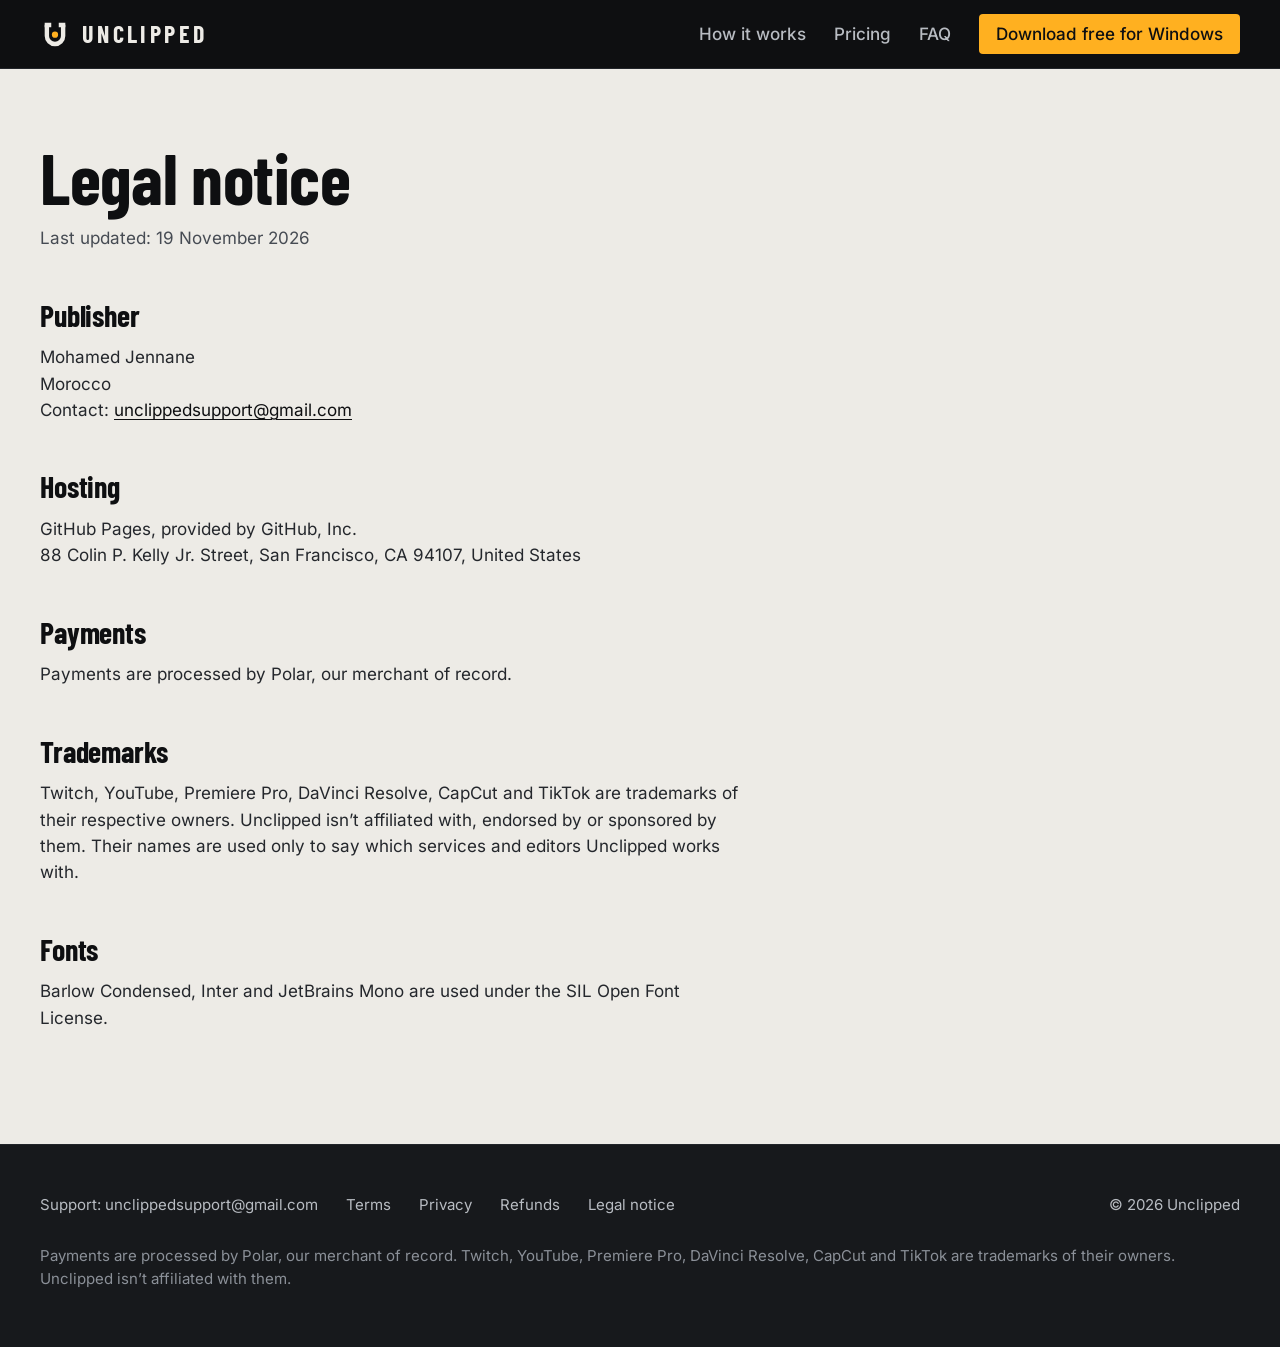
<file: legal.html>
<!doctype html>
<!-- Brouillon à relire. -->
<html lang="en">
<head>
<meta charset="utf-8">
<meta name="viewport" content="width=device-width, initial-scale=1">
<title>Legal notice | Unclipped</title>
<meta name="description" content="Who publishes Unclipped and this website.">
<link rel="canonical" href="https://mohamedjennane53-design.github.io/unclipped/legal.html">
<meta name="theme-color" content="#0E0F11">
<meta property="og:type" content="website">
<meta property="og:site_name" content="Unclipped">
<meta property="og:title" content="Legal notice | Unclipped">
<meta property="og:description" content="Who publishes Unclipped and this website.">
<meta property="og:image" content="https://mohamedjennane53-design.github.io/unclipped/assets/img/og.png">
<link rel="icon" href="favicon.ico" sizes="any">
<link rel="icon" href="favicon.svg" type="image/svg+xml">
<link rel="apple-touch-icon" href="assets/img/apple-touch-icon.png">
<link rel="preload" href="assets/fonts/BarlowCondensed-Bold.woff2" as="font" type="font/woff2" crossorigin>
<link rel="preload" href="assets/fonts/Inter-Regular.woff2" as="font" type="font/woff2" crossorigin>
<link rel="stylesheet" href="assets/style.css">
</head>
<body>
<a class="skip" href="#main">Skip to content</a>
<header class="site-header">
  <div class="wrap">
    <a class="brand" href="./" aria-label="Unclipped home">
      <svg viewBox="0 0 48 48" aria-hidden="true"><path d="M11 9V27a13 13 0 0 0 26 0V9" fill="none" stroke="#EDEBE6" stroke-width="7"/><path d="M7.5 9.5H18M30 9.5H40.5" stroke="#EDEBE6" stroke-width="7"/><circle cx="24" cy="25" r="5" fill="#FFB020"/></svg>
      <span class="wordmark" translate="no">UNCLIPPED</span>
    </a>
    <nav class="nav" aria-label="Main">
      <a href="./#how-it-works">How it works</a>
      <a href="./#pricing">Pricing</a>
      <a href="./#faq">FAQ</a>
      <a class="btn btn-primary" href="#download-link">Download free for Windows</a>
    </nav>
    <details class="menu">
      <summary>Menu</summary>
      <nav class="menu-panel" aria-label="Main">
        <a href="./#how-it-works">How it works</a>
        <a href="./#pricing">Pricing</a>
        <a href="./#faq">FAQ</a>
        <a href="#checkout-link">Get Pro — 39 €</a>
      </nav>
    </details>
  </div>
</header>
<main id="main" class="paper doc">
  <div class="wrap"><article class="doc-inner">
    <h1>Legal notice</h1>
    <p class="updated">Last updated: 19 November 2026</p>

    <h2>Publisher</h2>
    <address>
      <p>Mohamed Jennane<br>Morocco<br>Contact: <a href="mailto:unclippedsupport@gmail.com">unclippedsupport@gmail.com</a></p>
    </address>

    <h2>Hosting</h2>
    <address>
      <p>GitHub Pages, provided by GitHub, Inc.<br>88 Colin P. Kelly Jr. Street, San Francisco, CA 94107, United States</p>
    </address>

    <h2>Payments</h2>
    <p>Payments are processed by Polar, our merchant of record.</p>

    <h2>Trademarks</h2>
    <p>Twitch, YouTube, Premiere Pro, DaVinci Resolve, CapCut and TikTok are trademarks of their respective owners. Unclipped isn’t affiliated with, endorsed by or sponsored by them. Their names are used only to say which services and editors Unclipped works with.</p>

    <h2>Fonts</h2>
    <p>Barlow Condensed, Inter and JetBrains Mono are used under the SIL Open Font License.</p>

  </article></div>
</main>
<footer class="site-footer">
  <div class="wrap footer-grid">
    <ul class="footer-links">
      <li><a href="mailto:unclippedsupport@gmail.com">Support: unclippedsupport@gmail.com</a></li>
      <li><a href="terms.html">Terms</a></li>
      <li><a href="privacy.html">Privacy</a></li>
      <li><a href="refund.html">Refunds</a></li>
      <li><a href="legal.html">Legal notice</a></li>
    </ul>
    <p>© 2026 Unclipped</p>
    <p class="footer-small">Payments are processed by Polar, our merchant of record. Twitch, YouTube, Premiere Pro, DaVinci Resolve, CapCut and TikTok are trademarks of their owners. Unclipped isn’t affiliated with them.</p>
  </div>
</footer>
</body>
</html>
</file>
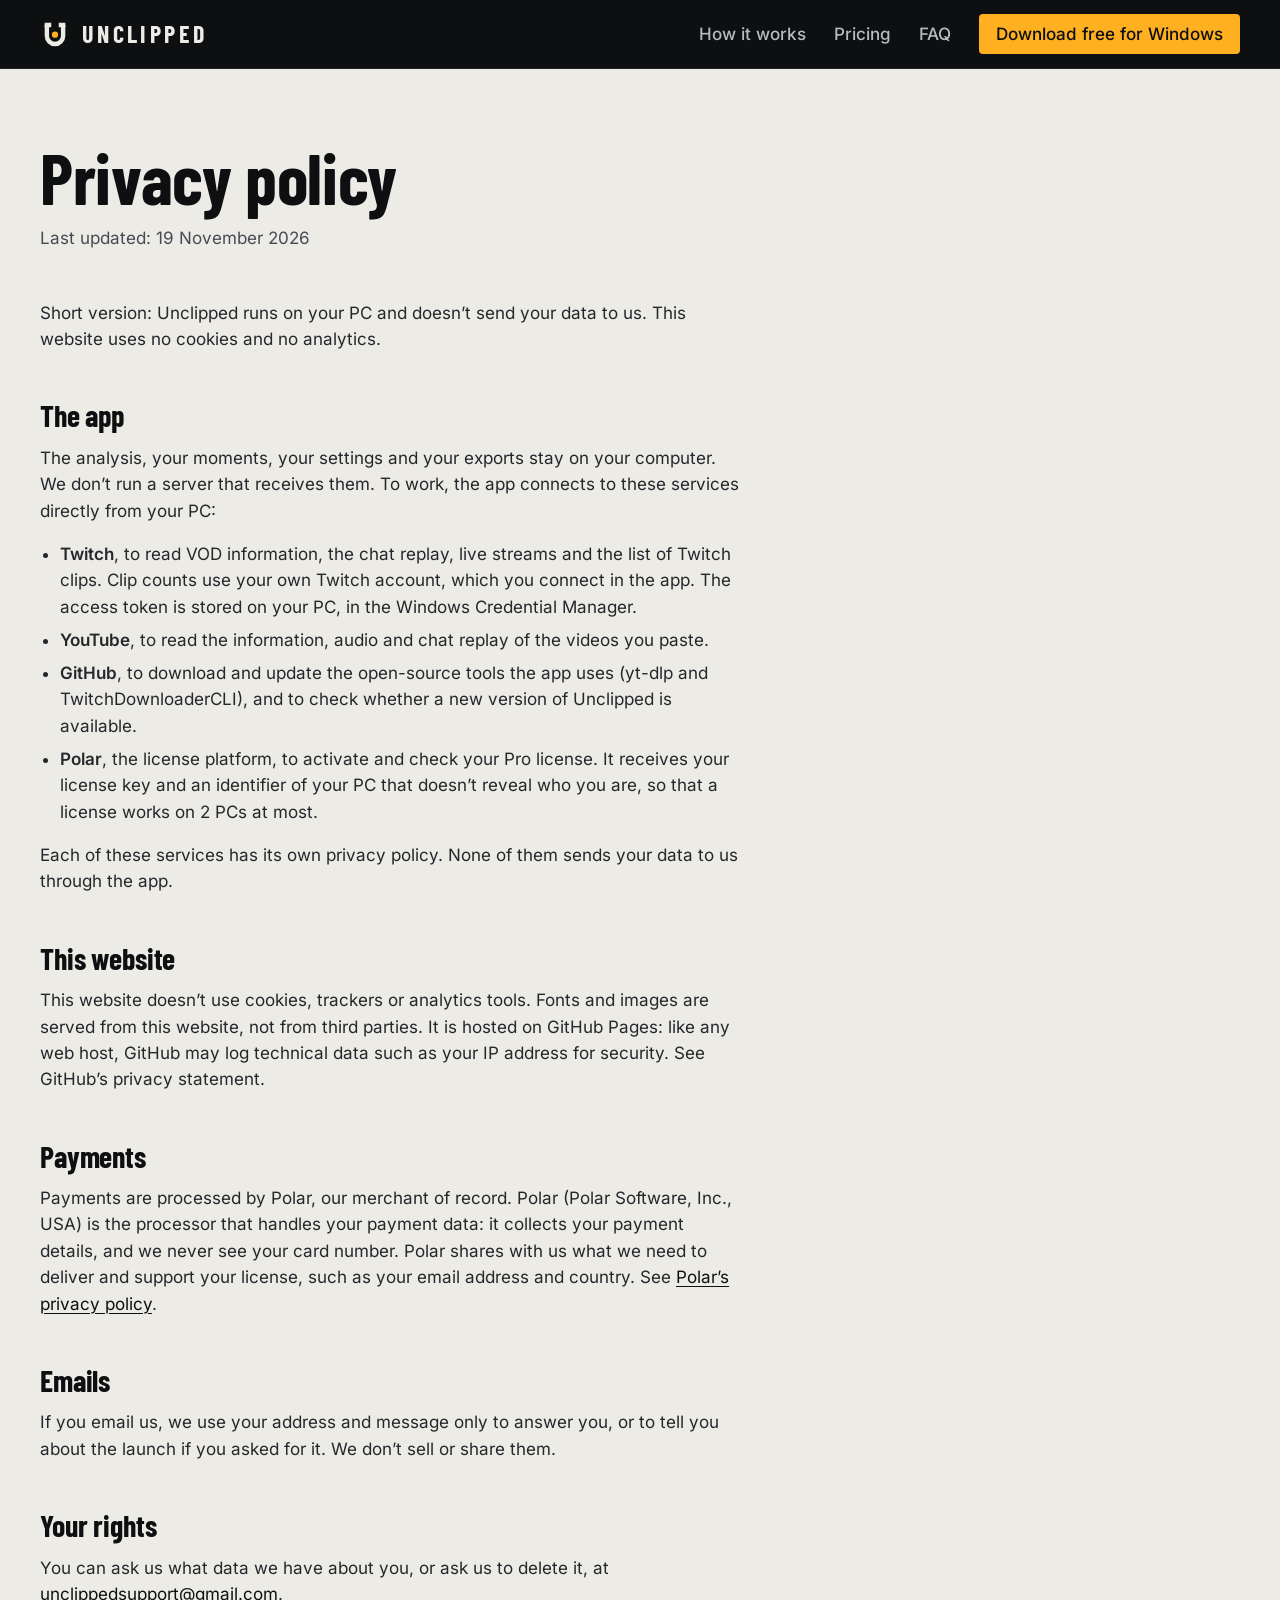
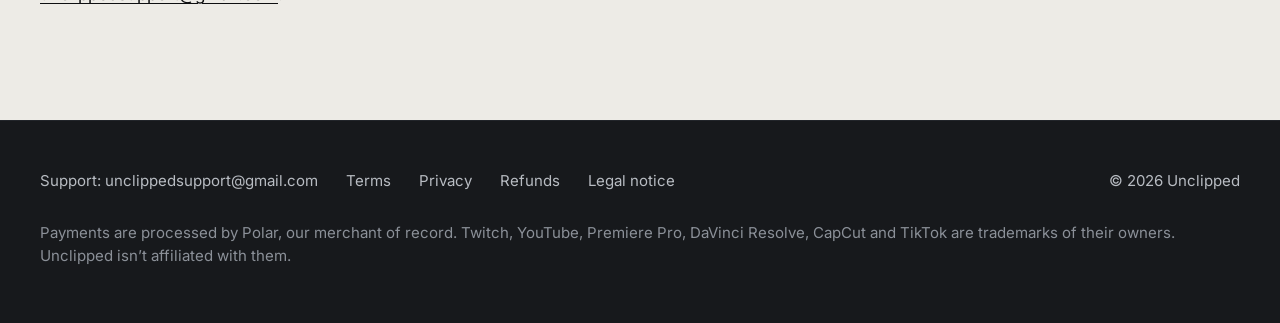
<file: privacy.html>
<!doctype html>
<!-- Brouillon à relire. -->
<html lang="en">
<head>
<meta charset="utf-8">
<meta name="viewport" content="width=device-width, initial-scale=1">
<title>Privacy policy | Unclipped</title>
<meta name="description" content="What Unclipped and this website do with your data.">
<link rel="canonical" href="https://mohamedjennane53-design.github.io/unclipped/privacy.html">
<meta name="theme-color" content="#0E0F11">
<meta property="og:type" content="website">
<meta property="og:site_name" content="Unclipped">
<meta property="og:title" content="Privacy policy | Unclipped">
<meta property="og:description" content="What Unclipped and this website do with your data.">
<meta property="og:image" content="https://mohamedjennane53-design.github.io/unclipped/assets/img/og.png">
<link rel="icon" href="favicon.ico" sizes="any">
<link rel="icon" href="favicon.svg" type="image/svg+xml">
<link rel="apple-touch-icon" href="assets/img/apple-touch-icon.png">
<link rel="preload" href="assets/fonts/BarlowCondensed-Bold.woff2" as="font" type="font/woff2" crossorigin>
<link rel="preload" href="assets/fonts/Inter-Regular.woff2" as="font" type="font/woff2" crossorigin>
<link rel="stylesheet" href="assets/style.css">
</head>
<body>
<a class="skip" href="#main">Skip to content</a>
<header class="site-header">
  <div class="wrap">
    <a class="brand" href="./" aria-label="Unclipped home">
      <svg viewBox="0 0 48 48" aria-hidden="true"><path d="M11 9V27a13 13 0 0 0 26 0V9" fill="none" stroke="#EDEBE6" stroke-width="7"/><path d="M7.5 9.5H18M30 9.5H40.5" stroke="#EDEBE6" stroke-width="7"/><circle cx="24" cy="25" r="5" fill="#FFB020"/></svg>
      <span class="wordmark" translate="no">UNCLIPPED</span>
    </a>
    <nav class="nav" aria-label="Main">
      <a href="./#how-it-works">How it works</a>
      <a href="./#pricing">Pricing</a>
      <a href="./#faq">FAQ</a>
      <a class="btn btn-primary" href="#download-link">Download free for Windows</a>
    </nav>
    <details class="menu">
      <summary>Menu</summary>
      <nav class="menu-panel" aria-label="Main">
        <a href="./#how-it-works">How it works</a>
        <a href="./#pricing">Pricing</a>
        <a href="./#faq">FAQ</a>
        <a href="#checkout-link">Get Pro — 39 €</a>
      </nav>
    </details>
  </div>
</header>
<main id="main" class="paper doc">
  <div class="wrap"><article class="doc-inner">
    <h1>Privacy policy</h1>
    <p class="updated">Last updated: 19 November 2026</p>

    <p>Short version: Unclipped runs on your PC and doesn’t send your data to us. This website uses no cookies and no analytics.</p>

    <h2>The app</h2>
    <p>The analysis, your moments, your settings and your exports stay on your computer. We don’t run a server that receives them. To work, the app connects to these services directly from your PC:</p>
    <ul>
      <li><strong>Twitch</strong>, to read VOD information, the chat replay, live streams and the list of Twitch clips. Clip counts use your own Twitch account, which you connect in the app. The access token is stored on your PC, in the Windows Credential Manager.</li>
      <li><strong>YouTube</strong>, to read the information, audio and chat replay of the videos you paste.</li>
      <li><strong>GitHub</strong>, to download and update the open-source tools the app uses (yt-dlp and TwitchDownloaderCLI), and to check whether a new version of Unclipped is available.</li>
      <li><strong>Polar</strong>, the license platform, to activate and check your Pro license. It receives your license key and an identifier of your PC that doesn’t reveal who you are, so that a license works on 2 PCs at most.</li>
    </ul>
    <p>Each of these services has its own privacy policy. None of them sends your data to us through the app.</p>

    <h2>This website</h2>
    <p>This website doesn’t use cookies, trackers or analytics tools. Fonts and images are served from this website, not from third parties. It is hosted on GitHub Pages: like any web host, GitHub may log technical data such as your IP address for security. See GitHub’s privacy statement.</p>

    <h2>Payments</h2>
    <p>Payments are processed by Polar, our merchant of record. Polar (Polar Software, Inc., USA) is the processor that handles your payment data: it collects your payment details, and we never see your card number. Polar shares with us what we need to deliver and support your license, such as your email address and country. See <a href="https://polar.sh/legal/privacy-policy">Polar’s privacy policy</a>.</p>

    <h2>Emails</h2>
    <p>If you email us, we use your address and message only to answer you, or to tell you about the launch if you asked for it. We don’t sell or share them.</p>

    <h2>Your rights</h2>
    <p>You can ask us what data we have about you, or ask us to delete it, at <a href="mailto:unclippedsupport@gmail.com">unclippedsupport@gmail.com</a>.</p>

  </article></div>
</main>
<footer class="site-footer">
  <div class="wrap footer-grid">
    <ul class="footer-links">
      <li><a href="mailto:unclippedsupport@gmail.com">Support: unclippedsupport@gmail.com</a></li>
      <li><a href="terms.html">Terms</a></li>
      <li><a href="privacy.html">Privacy</a></li>
      <li><a href="refund.html">Refunds</a></li>
      <li><a href="legal.html">Legal notice</a></li>
    </ul>
    <p>© 2026 Unclipped</p>
    <p class="footer-small">Payments are processed by Polar, our merchant of record. Twitch, YouTube, Premiere Pro, DaVinci Resolve, CapCut and TikTok are trademarks of their owners. Unclipped isn’t affiliated with them.</p>
  </div>
</footer>
</body>
</html>
</file>
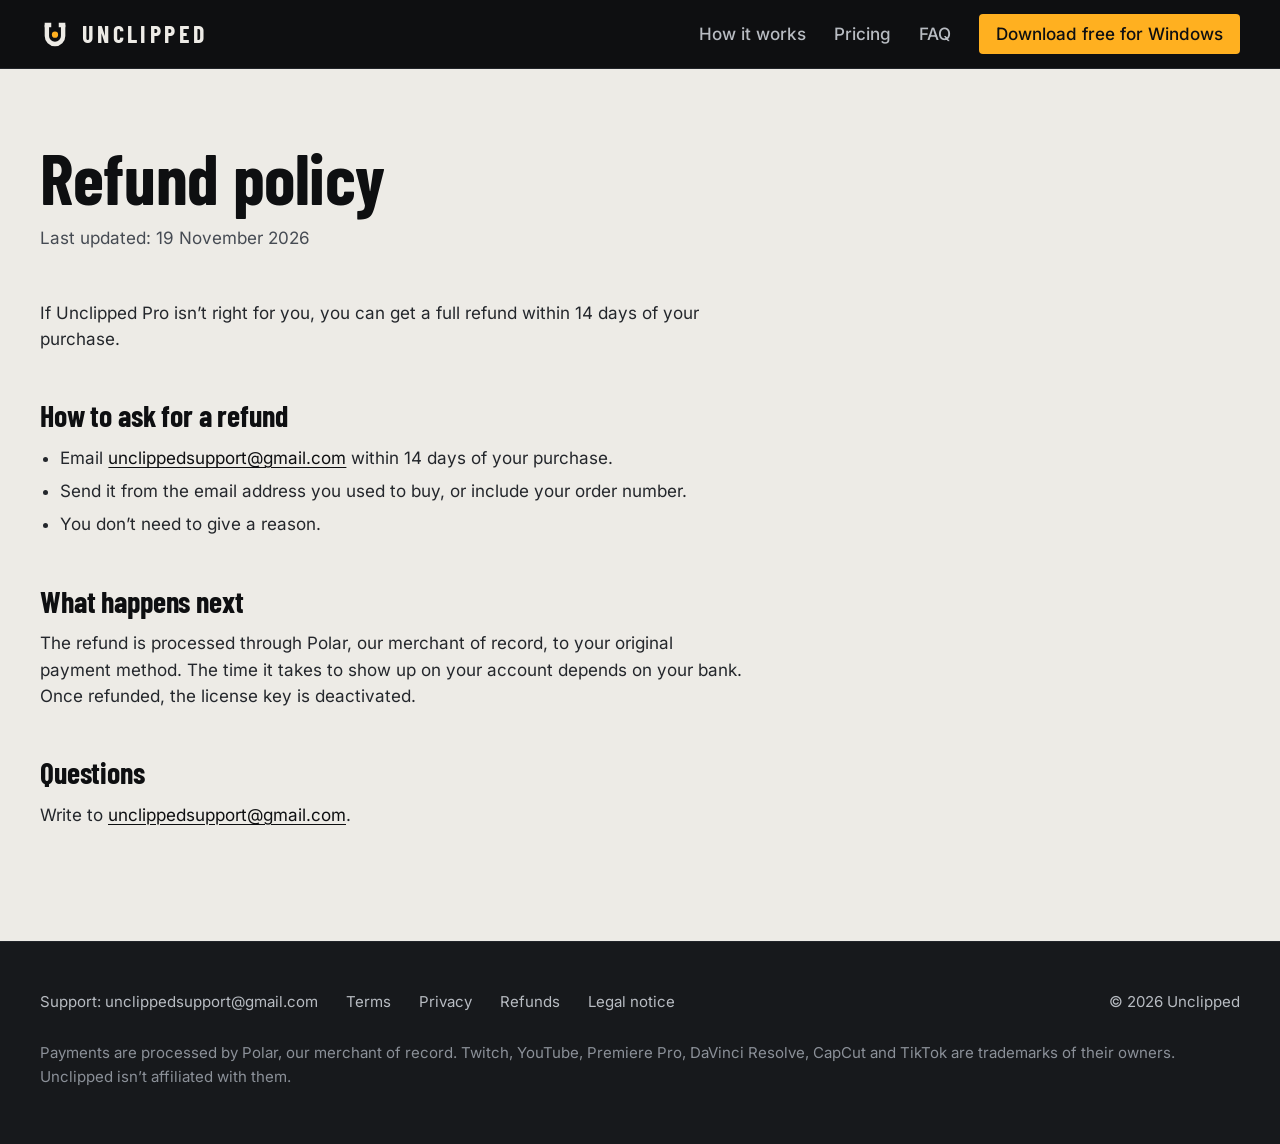
<file: refund.html>
<!doctype html>
<!-- Brouillon à relire. -->
<html lang="en">
<head>
<meta charset="utf-8">
<meta name="viewport" content="width=device-width, initial-scale=1">
<title>Refund policy | Unclipped</title>
<meta name="description" content="How to get a refund for Unclipped Pro.">
<link rel="canonical" href="https://mohamedjennane53-design.github.io/unclipped/refund.html">
<meta name="theme-color" content="#0E0F11">
<meta property="og:type" content="website">
<meta property="og:site_name" content="Unclipped">
<meta property="og:title" content="Refund policy | Unclipped">
<meta property="og:description" content="How to get a refund for Unclipped Pro.">
<meta property="og:image" content="https://mohamedjennane53-design.github.io/unclipped/assets/img/og.png">
<link rel="icon" href="favicon.ico" sizes="any">
<link rel="icon" href="favicon.svg" type="image/svg+xml">
<link rel="apple-touch-icon" href="assets/img/apple-touch-icon.png">
<link rel="preload" href="assets/fonts/BarlowCondensed-Bold.woff2" as="font" type="font/woff2" crossorigin>
<link rel="preload" href="assets/fonts/Inter-Regular.woff2" as="font" type="font/woff2" crossorigin>
<link rel="stylesheet" href="assets/style.css">
</head>
<body>
<a class="skip" href="#main">Skip to content</a>
<header class="site-header">
  <div class="wrap">
    <a class="brand" href="./" aria-label="Unclipped home">
      <svg viewBox="0 0 48 48" aria-hidden="true"><path d="M11 9V27a13 13 0 0 0 26 0V9" fill="none" stroke="#EDEBE6" stroke-width="7"/><path d="M7.5 9.5H18M30 9.5H40.5" stroke="#EDEBE6" stroke-width="7"/><circle cx="24" cy="25" r="5" fill="#FFB020"/></svg>
      <span class="wordmark" translate="no">UNCLIPPED</span>
    </a>
    <nav class="nav" aria-label="Main">
      <a href="./#how-it-works">How it works</a>
      <a href="./#pricing">Pricing</a>
      <a href="./#faq">FAQ</a>
      <a class="btn btn-primary" href="#download-link">Download free for Windows</a>
    </nav>
    <details class="menu">
      <summary>Menu</summary>
      <nav class="menu-panel" aria-label="Main">
        <a href="./#how-it-works">How it works</a>
        <a href="./#pricing">Pricing</a>
        <a href="./#faq">FAQ</a>
        <a href="#checkout-link">Get Pro — 39 €</a>
      </nav>
    </details>
  </div>
</header>
<main id="main" class="paper doc">
  <div class="wrap"><article class="doc-inner">
    <h1>Refund policy</h1>
    <p class="updated">Last updated: 19 November 2026</p>

    <p>If Unclipped Pro isn’t right for you, you can get a full refund within 14 days of your purchase.</p>

    <h2>How to ask for a refund</h2>
    <ul>
      <li>Email <a href="mailto:unclippedsupport@gmail.com">unclippedsupport@gmail.com</a> within 14 days of your purchase.</li>
      <li>Send it from the email address you used to buy, or include your order number.</li>
      <li>You don’t need to give a reason.</li>
    </ul>

    <h2>What happens next</h2>
    <p>The refund is processed through Polar, our merchant of record, to your original payment method. The time it takes to show up on your account depends on your bank. Once refunded, the license key is deactivated.</p>

    <h2>Questions</h2>
    <p>Write to <a href="mailto:unclippedsupport@gmail.com">unclippedsupport@gmail.com</a>.</p>

  </article></div>
</main>
<footer class="site-footer">
  <div class="wrap footer-grid">
    <ul class="footer-links">
      <li><a href="mailto:unclippedsupport@gmail.com">Support: unclippedsupport@gmail.com</a></li>
      <li><a href="terms.html">Terms</a></li>
      <li><a href="privacy.html">Privacy</a></li>
      <li><a href="refund.html">Refunds</a></li>
      <li><a href="legal.html">Legal notice</a></li>
    </ul>
    <p>© 2026 Unclipped</p>
    <p class="footer-small">Payments are processed by Polar, our merchant of record. Twitch, YouTube, Premiere Pro, DaVinci Resolve, CapCut and TikTok are trademarks of their owners. Unclipped isn’t affiliated with them.</p>
  </div>
</footer>
</body>
</html>
</file>
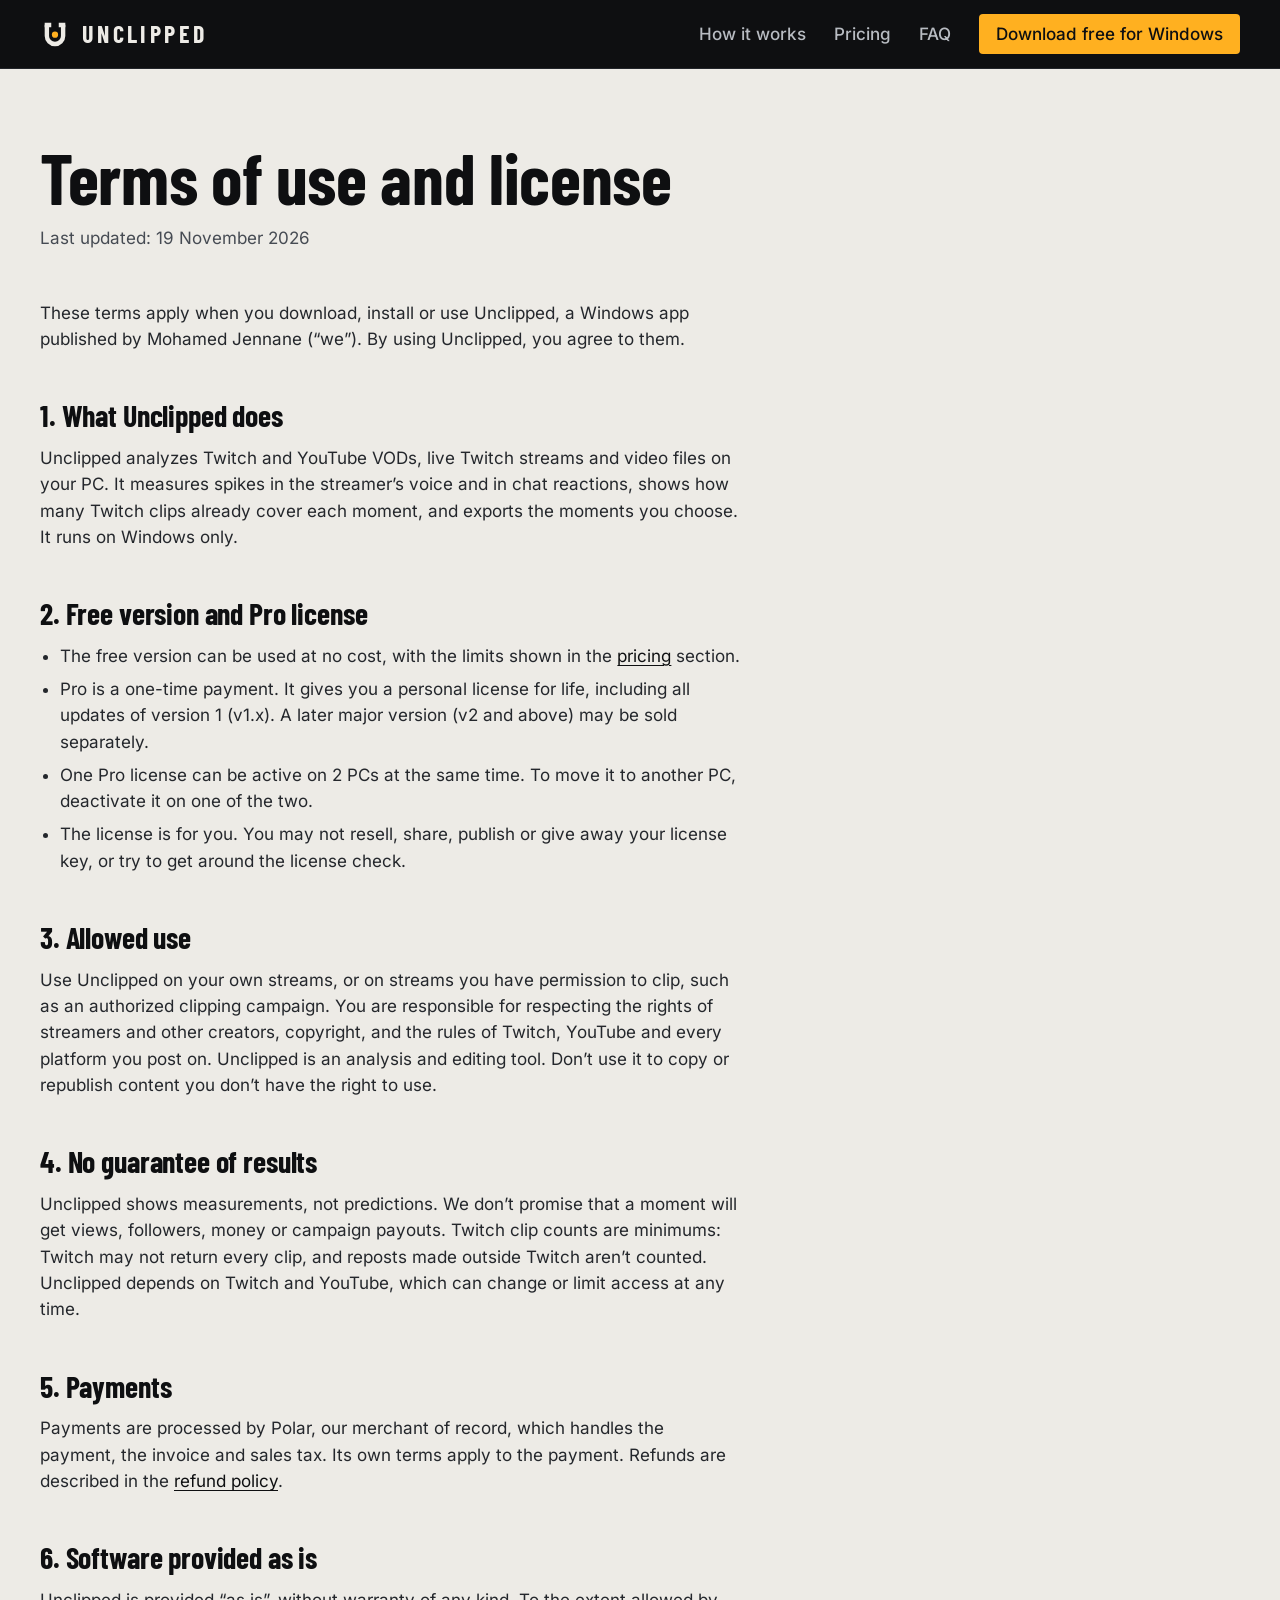
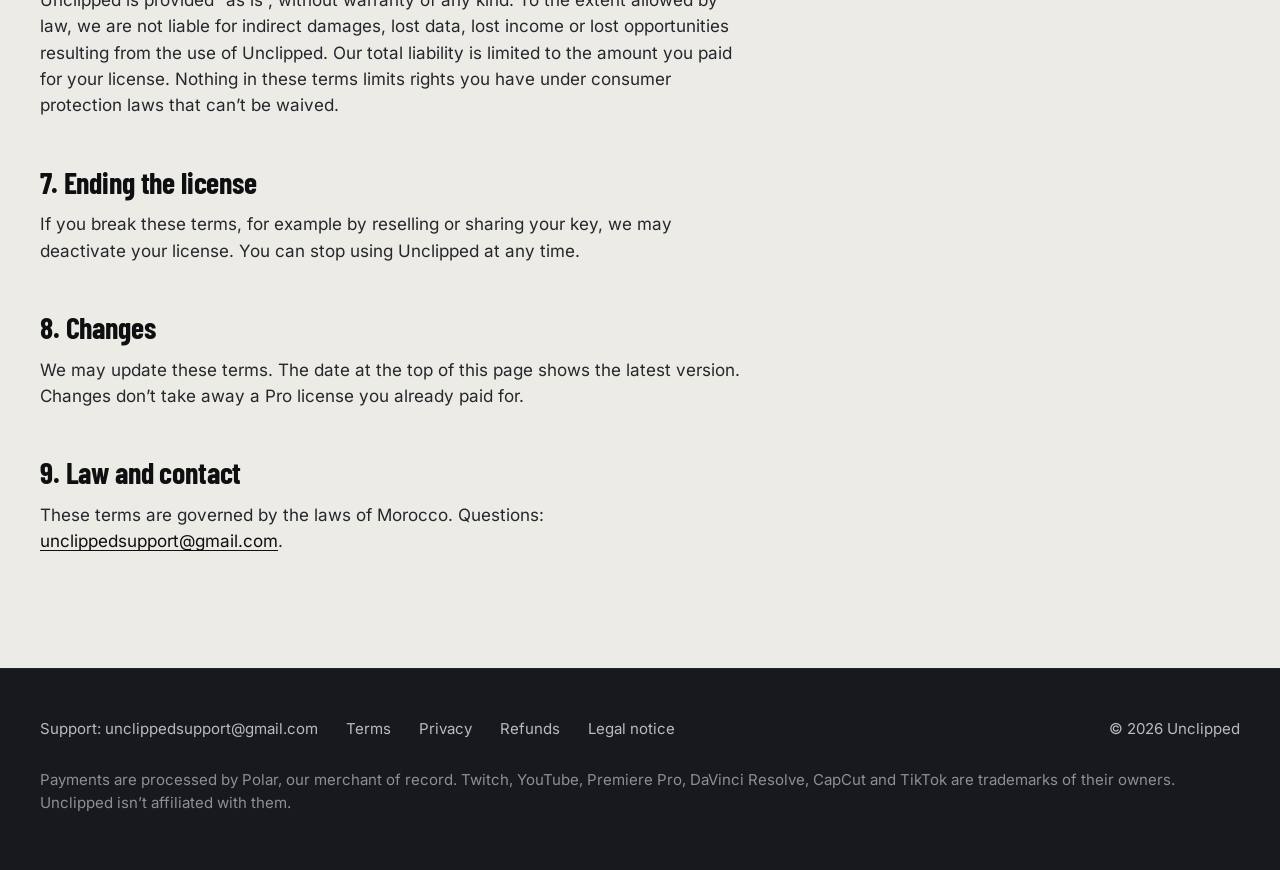
<file: terms.html>
<!doctype html>
<!-- Brouillon à relire. -->
<html lang="en">
<head>
<meta charset="utf-8">
<meta name="viewport" content="width=device-width, initial-scale=1">
<title>Terms of use and license | Unclipped</title>
<meta name="description" content="The terms for using Unclipped and for the Pro license.">
<link rel="canonical" href="https://mohamedjennane53-design.github.io/unclipped/terms.html">
<meta name="theme-color" content="#0E0F11">
<meta property="og:type" content="website">
<meta property="og:site_name" content="Unclipped">
<meta property="og:title" content="Terms of use and license | Unclipped">
<meta property="og:description" content="The terms for using Unclipped and for the Pro license.">
<meta property="og:image" content="https://mohamedjennane53-design.github.io/unclipped/assets/img/og.png">
<link rel="icon" href="favicon.ico" sizes="any">
<link rel="icon" href="favicon.svg" type="image/svg+xml">
<link rel="apple-touch-icon" href="assets/img/apple-touch-icon.png">
<link rel="preload" href="assets/fonts/BarlowCondensed-Bold.woff2" as="font" type="font/woff2" crossorigin>
<link rel="preload" href="assets/fonts/Inter-Regular.woff2" as="font" type="font/woff2" crossorigin>
<link rel="stylesheet" href="assets/style.css">
</head>
<body>
<a class="skip" href="#main">Skip to content</a>
<header class="site-header">
  <div class="wrap">
    <a class="brand" href="./" aria-label="Unclipped home">
      <svg viewBox="0 0 48 48" aria-hidden="true"><path d="M11 9V27a13 13 0 0 0 26 0V9" fill="none" stroke="#EDEBE6" stroke-width="7"/><path d="M7.5 9.5H18M30 9.5H40.5" stroke="#EDEBE6" stroke-width="7"/><circle cx="24" cy="25" r="5" fill="#FFB020"/></svg>
      <span class="wordmark" translate="no">UNCLIPPED</span>
    </a>
    <nav class="nav" aria-label="Main">
      <a href="./#how-it-works">How it works</a>
      <a href="./#pricing">Pricing</a>
      <a href="./#faq">FAQ</a>
      <a class="btn btn-primary" href="#download-link">Download free for Windows</a>
    </nav>
    <details class="menu">
      <summary>Menu</summary>
      <nav class="menu-panel" aria-label="Main">
        <a href="./#how-it-works">How it works</a>
        <a href="./#pricing">Pricing</a>
        <a href="./#faq">FAQ</a>
        <a href="#checkout-link">Get Pro — 39 €</a>
      </nav>
    </details>
  </div>
</header>
<main id="main" class="paper doc">
  <div class="wrap"><article class="doc-inner">
    <h1>Terms of use and license</h1>
    <p class="updated">Last updated: 19 November 2026</p>

    <p>These terms apply when you download, install or use Unclipped, a Windows app published by Mohamed Jennane (“we”). By using Unclipped, you agree to them.</p>

    <h2>1. What Unclipped does</h2>
    <p>Unclipped analyzes Twitch and YouTube VODs, live Twitch streams and video files on your PC. It measures spikes in the streamer’s voice and in chat reactions, shows how many Twitch clips already cover each moment, and exports the moments you choose. It runs on Windows only.</p>

    <h2>2. Free version and Pro license</h2>
    <ul>
      <li>The free version can be used at no cost, with the limits shown in the <a href="./#pricing">pricing</a> section.</li>
      <li>Pro is a one-time payment. It gives you a personal license for life, including all updates of version 1 (v1.x). A later major version (v2 and above) may be sold separately.</li>
      <li>One Pro license can be active on 2 PCs at the same time. To move it to another PC, deactivate it on one of the two.</li>
      <li>The license is for you. You may not resell, share, publish or give away your license key, or try to get around the license check.</li>
    </ul>

    <h2>3. Allowed use</h2>
    <p>Use Unclipped on your own streams, or on streams you have permission to clip, such as an authorized clipping campaign. You are responsible for respecting the rights of streamers and other creators, copyright, and the rules of Twitch, YouTube and every platform you post on. Unclipped is an analysis and editing tool. Don’t use it to copy or republish content you don’t have the right to use.</p>

    <h2>4. No guarantee of results</h2>
    <p>Unclipped shows measurements, not predictions. We don’t promise that a moment will get views, followers, money or campaign payouts. Twitch clip counts are minimums: Twitch may not return every clip, and reposts made outside Twitch aren’t counted. Unclipped depends on Twitch and YouTube, which can change or limit access at any time.</p>

    <h2>5. Payments</h2>
    <p>Payments are processed by Polar, our merchant of record, which handles the payment, the invoice and sales tax. Its own terms apply to the payment. Refunds are described in the <a href="refund.html">refund policy</a>.</p>

    <h2>6. Software provided as is</h2>
    <p>Unclipped is provided “as is”, without warranty of any kind. To the extent allowed by law, we are not liable for indirect damages, lost data, lost income or lost opportunities resulting from the use of Unclipped. Our total liability is limited to the amount you paid for your license. Nothing in these terms limits rights you have under consumer protection laws that can’t be waived.</p>

    <h2>7. Ending the license</h2>
    <p>If you break these terms, for example by reselling or sharing your key, we may deactivate your license. You can stop using Unclipped at any time.</p>

    <h2>8. Changes</h2>
    <p>We may update these terms. The date at the top of this page shows the latest version. Changes don’t take away a Pro license you already paid for.</p>

    <h2>9. Law and contact</h2>
    <p>These terms are governed by the laws of Morocco. Questions: <a href="mailto:unclippedsupport@gmail.com">unclippedsupport@gmail.com</a>.</p>

  </article></div>
</main>
<footer class="site-footer">
  <div class="wrap footer-grid">
    <ul class="footer-links">
      <li><a href="mailto:unclippedsupport@gmail.com">Support: unclippedsupport@gmail.com</a></li>
      <li><a href="terms.html">Terms</a></li>
      <li><a href="privacy.html">Privacy</a></li>
      <li><a href="refund.html">Refunds</a></li>
      <li><a href="legal.html">Legal notice</a></li>
    </ul>
    <p>© 2026 Unclipped</p>
    <p class="footer-small">Payments are processed by Polar, our merchant of record. Twitch, YouTube, Premiere Pro, DaVinci Resolve, CapCut and TikTok are trademarks of their owners. Unclipped isn’t affiliated with them.</p>
  </div>
</footer>
</body>
</html>
</file>
<file: assets/style.css>
/* Unclipped site. Colors are the app's own (see DESIGN.md of the app).
   Ink = the software. Paper = the deal (pricing, FAQ, legal).
   Amber = your action only. Blue = "No Twitch clips yet" only. */

@font-face { font-family: "Barlow Condensed"; font-weight: 700; font-display: swap; src: url("fonts/BarlowCondensed-Bold.woff2") format("woff2"); }
@font-face { font-family: "Barlow Condensed"; font-weight: 600; font-display: swap; src: url("fonts/BarlowCondensed-SemiBold.woff2") format("woff2"); }
@font-face { font-family: "Inter"; font-weight: 400; font-display: swap; src: url("fonts/Inter-Regular.woff2") format("woff2"); }
@font-face { font-family: "Inter"; font-weight: 500; font-display: swap; src: url("fonts/Inter-Medium.woff2") format("woff2"); }
@font-face { font-family: "Inter"; font-weight: 600; font-display: swap; src: url("fonts/Inter-SemiBold.woff2") format("woff2"); }
@font-face { font-family: "JetBrains Mono"; font-weight: 400; font-display: swap; src: url("fonts/JetBrainsMono-Regular.woff2") format("woff2"); }

:root {
  --ink: #0E0F11;
  --panel: #17191C;
  --line: #22252A;
  --line-strong: #2E3238;
  --text: #EDEBE6;
  --muted: #B8BCC2;
  --dim: #8B9098;
  --amber: #FFB020;
  --amber-ink: #0E0F11;
  --blue: #9CC3FF;
  --blue-bg: #14284A;
  --clip: #FFC75A;
  --clip-bg: #3A2A0A;
  --paper: #EDEBE6;
  --paper-ink: #0E0F11;
  --paper-muted: #464B53;
  --paper-line: #CBC7BE;
  --paper-panel: #E2DFD8;

  --display: "Barlow Condensed", "Arial Narrow", sans-serif;
  --body: "Inter", system-ui, -apple-system, "Segoe UI", sans-serif;
  --mono: "JetBrains Mono", ui-monospace, Consolas, monospace;

  /* Type scale, ratio 4:3 from 17px */
  --t-0: 1.0625rem;   /* 17 */
  --t-1: 1.375rem;    /* 22 */
  --t-2: 1.875rem;    /* 30 */
  --t-3: 2.5rem;      /* 40 */
  --t-4: 3.3125rem;   /* 53 */
  --t-5: 4.4375rem;   /* 71 */
  --t-6: 5.875rem;    /* 94 */

  --gutter: 16px;
  --max: 1200px;
  color-scheme: dark;
}

*, *::before, *::after { box-sizing: border-box; }
html { -webkit-text-size-adjust: 100%; text-size-adjust: 100%; scroll-padding-top: 88px; }
@media (prefers-reduced-motion: no-preference) { html { scroll-behavior: smooth; } }
body {
  margin: 0;
  background: var(--ink);
  color: var(--text);
  font: 400 var(--t-0)/1.55 var(--body);
  -webkit-font-smoothing: antialiased;
  overflow-x: hidden;
}
img, svg { display: block; max-width: 100%; }
img { height: auto; }
a { color: inherit; text-underline-offset: 0.18em; text-decoration-thickness: 1px; }
a:hover { text-decoration-thickness: 2px; }
p { margin: 0 0 1em; }
h1, h2, h3 { font-family: var(--display); font-weight: 700; line-height: 1.02; margin: 0; letter-spacing: -0.005em; text-wrap: balance; }
:focus-visible { outline: 2px solid var(--amber); outline-offset: 3px; border-radius: 2px; }
.paper :focus-visible { outline-color: var(--paper-ink); }

.sr-only { position: absolute; width: 1px; height: 1px; padding: 0; margin: -1px; overflow: hidden; clip: rect(0 0 0 0); white-space: nowrap; border: 0; }
.skip { position: absolute; left: var(--gutter); top: -60px; z-index: 20; background: var(--amber); color: var(--amber-ink); padding: 10px 14px; border-radius: 4px; font-weight: 600; text-decoration: none; }
.skip:focus { top: 12px; }

.wrap { width: 100%; max-width: calc(var(--max) + 2 * var(--gutter)); margin: 0 auto; padding: 0 max(var(--gutter), env(safe-area-inset-right)) 0 max(var(--gutter), env(safe-area-inset-left)); }
@media (min-width: 768px) { :root { --gutter: 32px; } }

.tc { font-family: var(--mono); font-size: 0.875em; font-variant-numeric: tabular-nums; letter-spacing: 0; }

/* ---------- Buttons ---------- */
.btn {
  display: inline-flex; align-items: center; justify-content: center; gap: 8px;
  min-height: 48px; padding: 0 22px;
  font: 600 var(--t-0)/1 var(--body);
  border-radius: 4px; border: 1px solid transparent;
  text-decoration: none; cursor: pointer;
  touch-action: manipulation;
  -webkit-tap-highlight-color: transparent;
}
.btn-primary { background: var(--amber); color: var(--amber-ink); }
.btn-primary:hover { background: #FFC14D; }
.btn-secondary { border-color: var(--line-strong); color: var(--text); background: transparent; }
.btn-secondary:hover { border-color: var(--muted); }
.paper .btn-secondary { border-color: var(--paper-ink); color: var(--paper-ink); }
.btn[aria-disabled="true"] { cursor: default; }

/* ---------- Header ---------- */
.site-header { position: sticky; top: 0; z-index: 10; background: var(--ink); border-bottom: 1px solid var(--line); }
.site-header .wrap { display: flex; align-items: center; gap: 24px; min-height: 68px; }
.brand { display: inline-flex; align-items: center; gap: 12px; text-decoration: none; margin-right: auto; }
.brand svg { width: 30px; height: 30px; }
.wordmark { font: 700 1.5rem/1 var(--display); letter-spacing: 0.14em; }
.nav { display: flex; align-items: center; gap: 28px; }
.nav a { text-decoration: none; color: var(--muted); font-weight: 500; }
.nav a:hover { color: var(--text); text-decoration: underline; }
.nav .btn { min-height: 40px; padding: 0 16px; color: var(--amber-ink); }
.nav .btn:hover { color: var(--amber-ink); text-decoration: none; }

.menu { display: none; position: relative; }
.menu summary { list-style: none; cursor: pointer; min-height: 44px; padding: 0 14px; display: inline-flex; align-items: center; border: 1px solid var(--line-strong); border-radius: 4px; font-weight: 500; }
.menu summary::-webkit-details-marker { display: none; }
.menu summary:hover { border-color: var(--muted); }
.menu-panel { position: absolute; right: 0; top: calc(100% + 8px); background: var(--panel); border: 1px solid var(--line-strong); border-radius: 6px; padding: 8px; min-width: 240px; display: grid; }
.menu-panel a { padding: 12px 14px; text-decoration: none; border-radius: 4px; }
.menu-panel a:hover { background: var(--line); }
@media (max-width: 860px) {
  .nav { display: none; }
  .menu { display: block; }
}

/* ---------- Sections ---------- */
.section { padding: 96px 0; }
.section + .section { border-top: 1px solid var(--line); }
.section-head { max-width: 40rem; margin-bottom: 56px; }
.section-head h2 { font-size: var(--t-4); margin-bottom: 20px; }
.section-head p { color: var(--muted); font-size: var(--t-1); line-height: 1.45; margin: 0; }
@media (max-width: 767px) {
  .section { padding: 64px 0; }
  .section-head { margin-bottom: 36px; }
  .section-head h2 { font-size: var(--t-3); }
  .section-head p { font-size: var(--t-0); }
}

/* ---------- Hero ---------- */
.hero { padding: 72px 0 0; }
.hero h1 { font-size: var(--t-6); line-height: 0.95; max-width: 11.5em; margin-bottom: 32px; }
.hero-body { display: grid; grid-template-columns: minmax(0, 40rem); gap: 28px; margin-bottom: 56px; }
.hero-body p { color: var(--muted); font-size: var(--t-1); line-height: 1.45; margin: 0; }
.hero-actions { display: flex; flex-wrap: wrap; gap: 12px; }
.hero-note { color: var(--dim); font-size: 0.9375rem; margin: -8px 0 0; }
@media (max-width: 1023px) {
  .hero h1 { font-size: var(--t-5); }
}
@media (max-width: 599px) {
  .hero { padding-top: 44px; }
  .hero h1 { font-size: var(--t-4); line-height: 0.98; margin-bottom: 20px; }
  .hero-body p { font-size: var(--t-0); }
  .hero-actions .btn { flex: 1 1 100%; }
}

/* The real screenshot: flat, thin border, no shadow. Bleeds off the right edge on wide screens. */
.shot { margin: 0; }
.shot img { border: 1px solid var(--line-strong); border-radius: 6px; background: var(--panel); width: 100%; }
.shot figcaption { color: var(--dim); font-size: 0.9375rem; margin-top: 12px; max-width: 44rem; }
.hero-shot { margin-right: calc(-1 * var(--gutter)); }
@media (min-width: 1280px) {
  .hero-shot { margin-right: calc((100vw - var(--max)) / -2 + 0px); }
  .hero-shot img { border-right: 0; border-radius: 6px 0 0 6px; }
}

/* ---------- The hype curve: the one bold thing ---------- */
.curve { margin: 0; padding: 0 0 8px; }
.curve-head { display: grid; grid-template-columns: minmax(0, 1fr) auto; gap: 8px 32px; align-items: baseline; margin-bottom: 28px; }
.curve-head h2 { font-size: var(--t-2); font-weight: 600; }
.curve-head p { color: var(--muted); margin: 0; max-width: 34rem; }
.curve-plot { position: relative; padding-bottom: 84px; margin-top: 48px; }
.curve-svg { width: 100%; height: 160px; overflow: visible; }
.curve-bars { stroke: #4A4F57; stroke-width: 2.2; vector-effect: non-scaling-stroke; fill: none; }
.curve-ticks path { stroke: var(--dim); stroke-width: 1.5; vector-effect: non-scaling-stroke; }
.curve-marks path { stroke: var(--blue); stroke-width: 2.5; fill: none; vector-effect: non-scaling-stroke; }
.curve-labels, .curve-axis { list-style: none; margin: 0; padding: 0; position: absolute; left: 0; right: 0; }
.curve-labels { top: 166px; }
.curve-labels li { position: absolute; left: var(--x); transform: translateX(-50%); color: var(--blue); white-space: nowrap; }
.curve-labels li::before { content: ""; display: block; width: 1px; height: 10px; background: var(--blue); margin: 0 auto 4px; }
.curve-labels li.low { top: 26px; }
.curve-labels li.low::before { height: 36px; margin-top: -26px; }
.curve-axis { top: -26px; border: 0; }
.curve-axis li { position: absolute; left: var(--x); color: var(--dim); font-size: 0.875rem; }
.curve-axis li:first-child { transform: none; }
.curve-legend { display: flex; flex-wrap: wrap; gap: 12px 28px; color: var(--muted); font-size: 0.9375rem; margin: 0; padding: 0; list-style: none; }
.curve-legend li { display: flex; align-items: center; gap: 10px; }
.key-bracket { width: 12px; height: 18px; border: 2.5px solid var(--blue); border-left-width: 2.5px; }
.key-tick { width: 1.5px; height: 10px; background: var(--dim); margin: 0 5px; }
@media (max-width: 767px) {
  .curve-head { grid-template-columns: 1fr; }
  .curve-svg { height: 110px; }
  .curve-labels { display: none; }
  .curve-plot { padding-bottom: 28px; }
  .curve-axis li:nth-child(even) { display: none; }
}

/* ---------- App vocabulary: tags and statuses, as in the app ---------- */
.tags { display: flex; flex-wrap: wrap; gap: 8px; margin: 16px 0 0; padding: 0; list-style: none; }
.tag { display: inline-block; border: 1px solid var(--line-strong); color: var(--muted); border-radius: 4px; padding: 3px 9px; font: 500 0.875rem/1.4 var(--body); }
.status { display: inline-block; border-radius: 4px; padding: 3px 9px; font: 500 0.875rem/1.4 var(--body); }
.status-free { background: var(--blue-bg); color: var(--blue); }
.status-low { background: var(--line); color: var(--muted); }
.status-crowded { background: var(--clip-bg); color: var(--clip); }

/* ---------- How it works: a real sequence ---------- */
.steps { list-style: none; margin: 0; padding: 0; }
.step { display: grid; grid-template-columns: 5.5rem minmax(0, 22rem) minmax(0, 1fr); gap: 24px 40px; align-items: start; padding: 48px 0; border-top: 1px solid var(--line); }
.step:last-child { padding-bottom: 0; }
.step-n { font: 700 var(--t-5)/0.8 var(--display); color: var(--dim); }
.step h3 { font-size: var(--t-2); margin-bottom: 14px; }
.step p { color: var(--muted); }
.step .shot img { max-width: 100%; }
.step-pick .shot { max-width: 440px; }
.step-export .shot { max-width: 520px; }
@media (max-width: 899px) {
  .step { grid-template-columns: 3.5rem minmax(0, 1fr); padding: 36px 0; }
  .step-n { font-size: var(--t-4); }
  .step .shot { grid-column: 1 / -1; }
}

/* ---------- What it measures ---------- */
.measures { margin: 0; display: grid; grid-template-columns: minmax(0, 20rem) minmax(0, 40rem); gap: 0 56px; }
.measures dt, .measures dd { padding: 32px 0; border-top: 1px solid var(--line); margin: 0; }
.measures dt { font: 600 var(--t-1)/1.2 var(--display); font-size: 1.625rem; }
.measures dd { color: var(--muted); }
.measures dd p:last-child { margin-bottom: 0; }
.measures-close { margin: 40px 0 0; max-width: 40rem; font-size: var(--t-1); line-height: 1.45; }
@media (max-width: 767px) {
  .measures { grid-template-columns: 1fr; }
  .measures dd { border-top: 0; padding-top: 0; }
  .measures dt { padding-bottom: 10px; }
}

/* ---------- Live mode ---------- */
.live { background: var(--panel); }
.live-grid { display: grid; grid-template-columns: minmax(0, 1fr); gap: 48px; }
.live-grid > div > p { max-width: 36rem; }
.live-grid .facts { max-width: 60rem; }
.live-grid .facts { columns: 2; column-gap: 48px; }
.live-grid .facts li { break-inside: avoid; }
.live h2 { font-size: var(--t-4); margin-bottom: 20px; }
.live p { color: var(--muted); }
.facts { list-style: none; margin: 28px 0 0; padding: 0; }
.facts li { padding: 14px 0; border-top: 1px solid var(--line-strong); }
.facts strong { color: var(--text); font-weight: 600; }
.pro-note { color: var(--dim); font-size: 0.9375rem; margin-top: 20px; }
@media (max-width: 899px) {
  .live-grid { grid-template-columns: 1fr; }
  .live-grid .facts { columns: 1; }
  .live h2 { font-size: var(--t-3); }
}

/* ---------- Exports ---------- */
.export-grid { display: grid; grid-template-columns: minmax(0, 1fr) minmax(0, 400px); gap: 40px 56px; align-items: start; }
.table-scroll { overflow-x: auto; }
table { width: 100%; border-collapse: collapse; font-variant-numeric: tabular-nums; }
th, td { text-align: left; vertical-align: top; padding: 16px 20px 16px 0; border-top: 1px solid var(--line); }
thead th { border-top: 0; color: var(--dim); font-weight: 500; font-size: 0.9375rem; padding-top: 0; }
tbody th { font-weight: 600; }
td { color: var(--muted); overflow-wrap: anywhere; }
.options { margin-top: 32px; }
.options h3 { font-size: var(--t-1); font-weight: 600; margin-bottom: 8px; }
.options p { color: var(--muted); max-width: 40rem; }
@media (max-width: 899px) { .export-grid { grid-template-columns: 1fr; } }

/* ---------- Runs on your PC ---------- */
.local-list { list-style: none; margin: 0; padding: 0; display: grid; gap: 0; max-width: 52rem; }
.local-list li { display: grid; grid-template-columns: minmax(0, 15rem) minmax(0, 1fr); gap: 8px 40px; padding: 24px 0; border-top: 1px solid var(--line); }
.local-list strong { font: 600 1.625rem/1.15 var(--display); }
.local-list span { color: var(--muted); }
@media (max-width: 767px) { .local-list li { grid-template-columns: 1fr; } }

/* ---------- Paper: the deal ---------- */
.paper { background: var(--paper); color: var(--paper-ink); color-scheme: light; }
.paper .section + .section, .paper.section + .paper.section { border-top-color: var(--paper-line); }
.paper .section-head p, .paper p.lead { color: var(--paper-muted); }
.paper a { color: var(--paper-ink); }

.pricing-table { min-width: 560px; }
.pricing-table th, .pricing-table td { border-top: 1px solid var(--paper-line); color: var(--paper-ink); padding: 15px 24px 15px 0; }
.pricing-table td { color: var(--paper-muted); }
.pricing-table thead th { color: var(--paper-ink); font: 700 var(--t-3)/1 var(--display); padding-top: 20px; padding-bottom: 20px; }
.pricing-table thead th:first-child { width: 34%; }
.pricing-table tbody th { font-weight: 500; }
.pricing-table .col-pro { background: var(--paper-panel); padding-left: 20px; padding-right: 20px; color: var(--paper-ink); }
.pricing-table thead .col-pro { border-radius: 6px 6px 0 0; padding-top: 20px; }
.pricing-table tfoot .col-pro { border-radius: 0 0 6px 6px; }
.pricing-table tfoot td { padding-top: 24px; padding-bottom: 24px; }
.price { font: 700 var(--t-4)/1 var(--display); color: var(--paper-ink); display: block; }
.price-was { display: block; margin-top: 8px; color: var(--paper-muted); font-size: 0.9375rem; }
.no { color: #8A8E95; }
.pricing-after { display: grid; grid-template-columns: repeat(2, minmax(0, 1fr)); gap: 24px 56px; margin-top: 40px; max-width: 56rem; color: var(--paper-muted); font-size: 0.9375rem; }
.pricing-after p { margin: 0; }
.btn-unavailable { background: transparent; color: var(--paper-ink); border: 1px dashed var(--paper-ink); }
@media (max-width: 767px) {
  .pricing-after { grid-template-columns: 1fr; }
  .pricing-table thead th { font-size: var(--t-2); }
  .price { font-size: var(--t-3); }
}
@media (max-width: 599px) {
  .pricing-table { min-width: 0; font-size: 0.9375rem; }
  .pricing-table th, .pricing-table td { padding: 12px 10px 12px 0; }
  .pricing-table .col-pro { padding-left: 10px; padding-right: 10px; }
  .pricing-table thead th:first-child { width: 30%; }
  .pricing-table tfoot .btn { min-height: 44px; padding: 0 10px; font-size: 0.875rem; width: 100%; text-align: center; }
  .price-was { font-size: 0.8125rem; }
  .hero-shot { margin-right: 0; }
  .hero-shot img { max-width: 440px; }
}

.faq { max-width: 48rem; }
.faq details { border-top: 1px solid var(--paper-line); }
.faq details:last-child { border-bottom: 1px solid var(--paper-line); }
.faq summary { cursor: pointer; list-style: none; padding: 22px 40px 22px 0; position: relative; font: 600 1.5rem/1.2 var(--display); }
.faq summary::-webkit-details-marker { display: none; }
.faq summary:hover { text-decoration: underline; text-decoration-thickness: 1px; text-underline-offset: 0.18em; }
.faq summary::after { content: "+"; position: absolute; right: 4px; top: 18px; font: 400 1.75rem/1 var(--body); color: var(--paper-muted); }
.faq details[open] summary::after { content: "\2212"; }
.faq details > div { padding: 0 0 24px; color: var(--paper-muted); max-width: 40rem; }
.faq details > div p:last-child { margin-bottom: 0; }

/* ---------- Download ---------- */
.download h2 { font-size: var(--t-5); margin-bottom: 20px; }
.download p { color: var(--muted); max-width: 36rem; font-size: var(--t-1); line-height: 1.45; }
.download .hero-actions { margin-top: 28px; }
@media (max-width: 767px) { .download h2 { font-size: var(--t-4); } .download p { font-size: var(--t-0); } }

/* ---------- Footer ---------- */
.site-footer { background: var(--panel); border-top: 1px solid var(--line); padding: 48px 0 56px; color: var(--muted); font-size: 0.9375rem; }
.footer-grid { display: grid; grid-template-columns: minmax(0, 1fr) auto; gap: 28px 48px; align-items: start; }
.footer-links { display: flex; flex-wrap: wrap; gap: 10px 28px; list-style: none; margin: 0; padding: 0; }
.footer-links a { text-decoration: none; }
.footer-links a:hover { text-decoration: underline; color: var(--text); }
.footer-grid p { margin: 0; }
.footer-small { grid-column: 1 / -1; color: var(--dim); }
@media (max-width: 767px) { .footer-grid { grid-template-columns: 1fr; } }

/* ---------- Legal pages ---------- */
.doc { padding: 72px 0 96px; }
.doc-inner { max-width: 44rem; }
.doc h1 { font-size: var(--t-5); margin-bottom: 12px; }
.doc .updated { color: var(--paper-muted); margin-bottom: 48px; }
.doc h2 { font-size: var(--t-2); margin: 48px 0 14px; }
.doc p, .doc li { color: #24272C; }
.doc ul { padding-left: 1.2em; margin: 0 0 1em; }
.doc li { margin-bottom: 0.4em; }
.doc address { font-style: normal; }
@media (max-width: 599px) { .doc { padding: 48px 0 64px; } .doc h1 { font-size: var(--t-4); } }

.notfound { min-height: 60vh; display: flex; align-items: center; }
.notfound h1 { font-size: var(--t-5); margin-bottom: 16px; }
.notfound p { color: var(--muted); font-size: var(--t-1); }

/* ---------- v2: CTAs, hero video, demo dialog, why, live card, sticky bar ---------- */
.cta-main { display: grid; gap: 8px; justify-items: start; }
.cta-note, .hero-body .cta-note, .download .cta-note { color: var(--dim); font-size: 0.875rem; line-height: 1.4; margin: 0; }
.paper .cta-note { color: var(--paper-muted); margin-top: 8px; }
.hero-actions { align-items: flex-start; }
.btn-demo { justify-self: start; }
@media (max-width: 599px) {
  .hero-actions .cta-main { flex: 1 1 100%; justify-items: stretch; }
  .btn-demo { justify-self: stretch; }
}

.hero-video { position: relative; margin: 0 calc(-1 * var(--gutter)) 0 0; }
.hero-loop { display: block; width: 100%; height: auto; aspect-ratio: 16 / 9; background: var(--panel); border: 1px solid var(--line-strong); border-radius: 6px; }
.hero-video figcaption { color: var(--dim); font-size: 0.9375rem; margin-top: 12px; }
.loop-toggle {
  position: absolute; right: 12px; top: 12px; min-height: 36px; padding: 0 12px;
  font: 500 0.875rem/1 var(--body); color: var(--text); background: rgba(14, 15, 17, 0.8);
  border: 1px solid var(--line-strong); border-radius: 4px; cursor: pointer;
}
.loop-toggle:hover { border-color: var(--muted); }
@media (min-width: 1280px) {
  .hero-video { margin-right: calc((100vw - var(--max)) / -2); }
  .hero-loop { border-right: 0; border-radius: 6px 0 0 6px; }
  .loop-toggle { right: calc((100vw - var(--max)) / 2 + 12px); }
}
@media (max-width: 599px) { .hero-video { margin-right: 0; } }

.why-grid { display: grid; grid-template-columns: minmax(0, 22rem) minmax(0, 40rem); gap: 20px 56px; align-items: baseline; }
.why h2 { font-size: var(--t-4); }
.why p { color: var(--muted); font-size: var(--t-1); line-height: 1.45; }
.why p:last-child { margin-bottom: 0; color: var(--text); }
@media (max-width: 899px) { .why-grid { grid-template-columns: 1fr; } .why h2 { font-size: var(--t-3); } .why p { font-size: var(--t-0); } }

.proof-shot { margin: 0 0 56px; }
.proof-shot img { border: 1px solid var(--line-strong); border-radius: 6px; background: var(--panel); width: 100%; }
.proof-caption { color: var(--dim); font-size: 0.9375rem; margin: 12px 0 0; max-width: 44rem; }

.live-card { background: var(--ink); border: 1px solid var(--line-strong); border-radius: 6px; padding: 32px; }
.live-card .live-lead { color: var(--text); font-size: var(--t-1); line-height: 1.4; max-width: 36rem; }
.pro-badge { display: inline-block; margin: 0 0 14px; border: 1px solid var(--line-strong); color: var(--muted); border-radius: 4px; padding: 2px 8px; font: 500 0.875rem/1.4 var(--body); }
@media (max-width: 599px) { .live-card { padding: 20px; } .live-card .live-lead { font-size: var(--t-0); } }

.demo-dialog { padding: 0; border: 0; background: transparent; width: min(1100px, calc(100vw - 32px)); max-width: none; overflow: visible; }
.demo-dialog::backdrop { background: rgba(14, 15, 17, 0.88); }
.demo-dialog video { display: block; width: 100%; height: auto; aspect-ratio: 16 / 9; background: #000; border-radius: 6px; }
.dialog-close {
  position: absolute; right: 0; top: -52px; width: 44px; height: 44px;
  font: 400 1.75rem/1 var(--body); color: var(--text); background: var(--panel);
  border: 1px solid var(--line-strong); border-radius: 4px; cursor: pointer;
}
.dialog-close:hover { border-color: var(--muted); }

.sticky-cta { display: none; }
@media (max-width: 860px) {
  .sticky-cta {
    display: block; position: fixed; left: 0; right: 0; bottom: 0; z-index: 9;
    padding: 10px max(16px, env(safe-area-inset-right)) calc(10px + env(safe-area-inset-bottom)) max(16px, env(safe-area-inset-left));
    background: var(--ink); border-top: 1px solid var(--line-strong);
  }
  .sticky-cta .btn { width: 100%; }
  body { padding-bottom: calc(69px + env(safe-area-inset-bottom)); }
  html { scroll-padding-bottom: 80px; }
}
</file>
